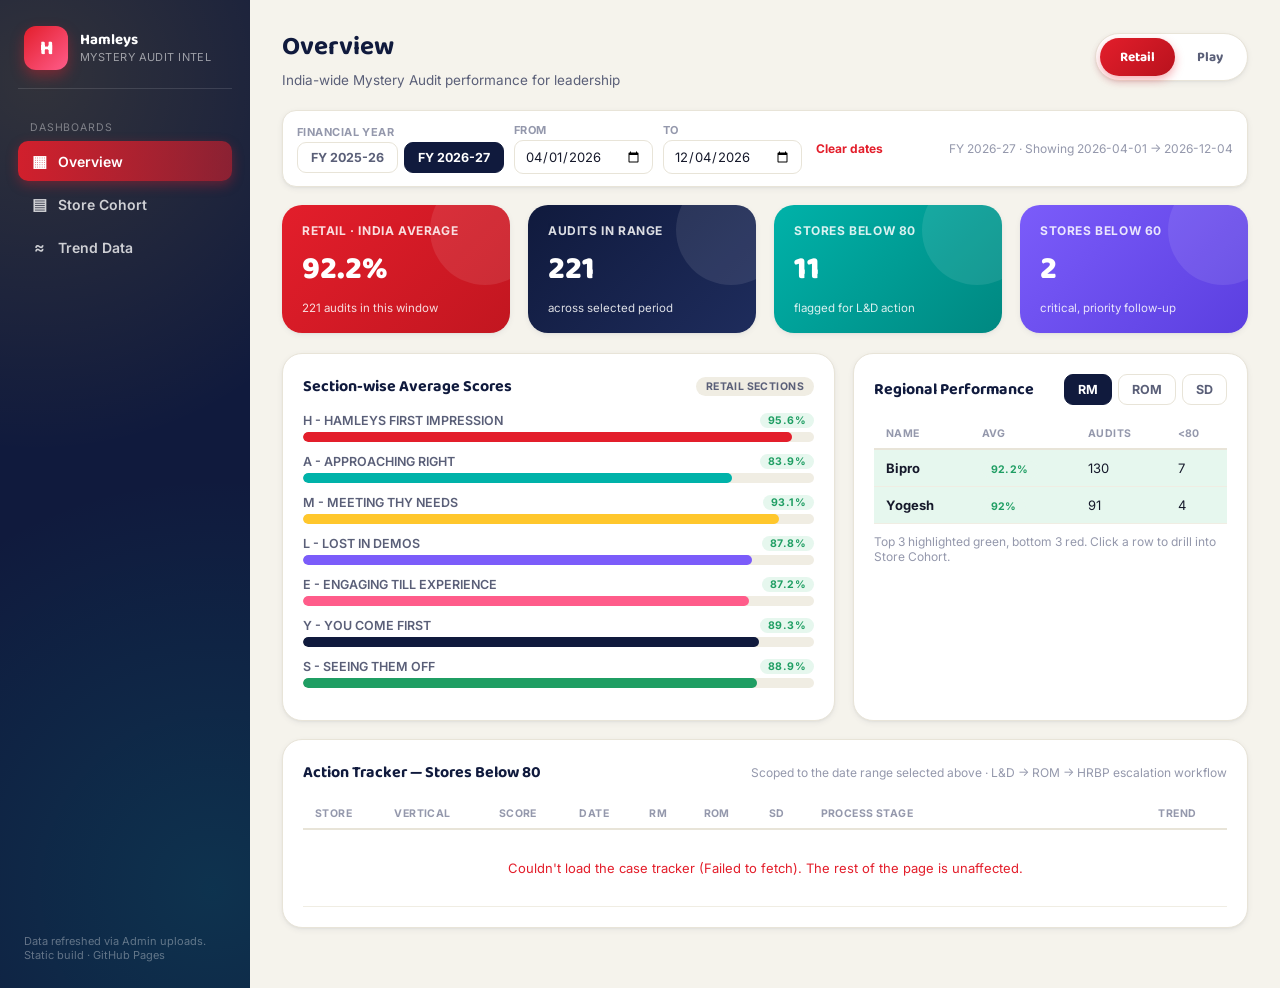
<file: index.html>
<!DOCTYPE html>
<html lang="en">
<head>
<meta charset="UTF-8">
<meta name="viewport" content="width=device-width, initial-scale=1.0">
<title>Overview · Hamleys Mystery Audit Intelligence</title>
<link rel="stylesheet" href="assets/css/style.css">
</head>
<body>
<div class="app-shell">
  <nav class="sidebar"></nav>
  <main class="main">
    <div class="topbar">
      <div>
        <h1 class="page-title">Overview</h1>
        <div class="page-sub">India-wide Mystery Audit performance for leadership</div>
      </div>
      <div class="seg-toggle" id="verticalToggle">
        <button data-v="retail" class="active retail">Retail</button>
        <button data-v="play" class="play">Play</button>
      </div>
    </div>

    <div class="filter-bar">
      <div class="filter-field">
        <label>Financial Year</label>
        <div class="chip-toggle" id="fyToggle">
          <button data-fy="2025-26">FY 2025-26</button>
          <button data-fy="2026-27">FY 2026-27</button>
        </div>
      </div>
      <div class="filter-field">
        <label>From</label>
        <input type="date" id="fFrom">
      </div>
      <div class="filter-field">
        <label>To</label>
        <input type="date" id="fTo">
      </div>
      <button class="filter-clear" id="clearDates">Clear dates</button>
      <span class="small-muted" id="rangeSummary" style="margin-left:auto;"></span>
    </div>

    <div class="grid kpi-row">
      <div class="kpi-card kpi-1">
        <div class="lbl" id="kpiVerticalLabel">India Average</div>
        <div class="val" id="kpiMtdAvg">—</div>
        <div class="foot" id="kpiMtdFoot">—</div>
      </div>
      <div class="kpi-card kpi-2">
        <div class="lbl">Audits in Range</div>
        <div class="val" id="kpiAuditCount">—</div>
        <div class="foot" id="kpiAuditFoot">across selected period</div>
      </div>
      <div class="kpi-card kpi-3">
        <div class="lbl">Stores Below 80</div>
        <div class="val" id="kpiBelow80">—</div>
        <div class="foot">flagged for L&amp;D action</div>
      </div>
      <div class="kpi-card kpi-4">
        <div class="lbl">Stores Below 60</div>
        <div class="val" id="kpiBelow60">—</div>
        <div class="foot">critical, priority follow-up</div>
      </div>
    </div>

    <div class="two-col">
      <div class="card">
        <div class="section-head">
          <h3>Section-wise Average Scores</h3>
          <span class="tag neutral" id="sectionChartTag">All sections</span>
        </div>
        <div id="sectionBars"></div>
      </div>
      <div class="card">
        <div class="section-head">
          <h3>Regional Performance</h3>
          <div class="chip-toggle" id="regionToggle">
            <button data-g="rm" class="active">RM</button>
            <button data-g="rom">ROM</button>
            <button data-g="sd">SD</button>
          </div>
        </div>
        <div class="table-wrap" style="max-height:290px; overflow-y:auto;">
          <table>
            <thead><tr><th>Name</th><th>Avg</th><th>Audits</th><th>&lt;80</th></tr></thead>
            <tbody id="regionBody"></tbody>
          </table>
        </div>
        <p class="small-muted" style="margin-top:10px;">Top 3 highlighted green, bottom 3 red. Click a row to drill into Store Cohort.</p>
      </div>
    </div>

    <div class="card" style="margin-top:18px;">
      <div class="section-head">
        <h3>Action Tracker — Stores Below 80</h3>
        <span class="small-muted">Scoped to the date range selected above &middot; L&amp;D &rarr; ROM &rarr; HRBP escalation workflow</span>
      </div>
      <div class="table-wrap" id="trackerTableWrap">
        <table>
          <thead><tr>
            <th>Store</th><th>Vertical</th><th>Score</th><th>Date</th><th>RM</th><th>ROM</th><th>SD</th><th style="min-width:260px;">Process Stage</th><th>Trend</th>
          </tr></thead>
          <tbody id="trackerBody"></tbody>
        </table>
      </div>
    </div>

  </main>
</div>
<script>
// Always fetch these fresh, every page load - a static "?v=N" cache-bust
// only forces one refetch the first time; any LATER code change would keep
// getting served from that same cached URL forever. Date.now() guarantees
// a genuinely new URL, and therefore a real network fetch, every visit.
(function() {
  var t = Date.now();
  var files = ["assets/js/config.js", "assets/js/auth.js", "assets/js/data.js", "assets/js/ui.js"];
  window.HMAI_READY = files.reduce(function(p, src) {
    return p.then(function() {
      return new Promise(function(resolve, reject) {
        var s = document.createElement("script");
        s.src = src + "?t=" + t;
        s.onload = resolve;
        s.onerror = function() { reject(new Error("Failed to load " + src)); };
        document.head.appendChild(s);
      });
    });
  }, Promise.resolve());
})();
</script>
<script>
let vertical = "retail";
let regionGroup = "rm";

async function boot() {
  renderSidebar("index.html");
  try {
    await HMAI.init();
  } catch (err) {
    showLoadError(err);
    return;
  }
  // Overview rebuilds the case list itself (not just cases.html) so the
  // Action Tracker is always correct, even if nobody has opened cases.html
  // yet or local storage was just reset. This is wrapped so a failed sync
  // (e.g. a slow/unreachable backend) never blanks the rest of the page —
  // worst case the tracker table shows a small error and everything else
  // above it still works.
  try {
    await HMAI.syncCasesFromAudits();
  } catch (err) {
    console.warn("Case sync failed on Overview load:", err);
  }

  document.querySelectorAll("#verticalToggle button").forEach(b => {
    b.addEventListener("click", () => {
      vertical = b.dataset.v;
      document.querySelectorAll("#verticalToggle button").forEach(x => x.classList.remove("active"));
      b.classList.add("active");
      render();
    });
  });
  document.querySelectorAll("#regionToggle button").forEach(b => {
    b.addEventListener("click", () => {
      regionGroup = b.dataset.g;
      document.querySelectorAll("#regionToggle button").forEach(x => x.classList.remove("active"));
      b.classList.add("active");
      render();
    });
  });
  document.querySelectorAll("#fyToggle button").forEach(b => {
    b.addEventListener("click", () => applyFY(b.dataset.fy));
  });
  document.getElementById("fFrom").addEventListener("change", () => { clearFyActive(); render(); });
  document.getElementById("fTo").addEventListener("change", () => { clearFyActive(); render(); });
  document.getElementById("clearDates").addEventListener("click", () => {
    document.getElementById("fFrom").value = "";
    document.getElementById("fTo").value = "";
    clearFyActive();
    render();
  });

  // Default the landing page to the financial year containing the most
  // recent audit (not necessarily "today"'s FY — the dataset may lag behind
  // the calendar), so it's never blank on first load.
  applyFY(currentFyLabel());
}

// India FY runs Apr 1 → Mar 31. "2025-26" means Apr 2025 – Mar 2026.
function fyRange(label) {
  const startYear = 2000 + parseInt(label.split("-")[0].slice(-2), 10);
  const from = `${startYear}-04-01`;
  const to = `${startYear + 1}-03-31`;
  return { from, to };
}
function currentFyLabel() {
  const allDates = HMAI.audits(vertical).map(a => new Date(a.date)).filter(d => !isNaN(d));
  const anchor = allDates.length ? new Date(Math.max(...allDates)) : new Date();
  const y = anchor.getFullYear(), m = anchor.getMonth(); // 0-indexed, April = 3
  const startYear = m >= 3 ? y : y - 1;
  return `${startYear}-${String((startYear + 1) % 100).padStart(2,"0")}`;
}
function clearFyActive() {
  document.querySelectorAll("#fyToggle button").forEach(b => b.classList.remove("active"));
}
function applyFY(label) {
  const { from, to } = fyRange(label);
  const today = new Date().toISOString().slice(0,10);
  document.getElementById("fFrom").value = from;
  // Don't default "To" beyond today for the current, still-in-progress FY.
  document.getElementById("fTo").value = to > today ? today : to;
  document.querySelectorAll("#fyToggle button").forEach(b => b.classList.toggle("active", b.dataset.fy === label));
  render();
}

function currentFilters() {
  return {
    from: document.getElementById("fFrom").value || null,
    to: document.getElementById("fTo").value || null,
  };
}

async function render() {
  const filters = currentFilters();
  const label = vertical === "play" ? "Play" : "Retail";
  document.getElementById("kpiVerticalLabel").textContent = `${label} · India Average`;
  document.querySelector(".seg-toggle").querySelectorAll("button").forEach(b => {
    b.classList.toggle("active", b.dataset.v === vertical);
  });

  let list = HMAI.audits(vertical);
  if (filters.from || filters.to) {
    list = list.filter(a => HMAI.inDateRange(a.date, filters.from, filters.to));
    const activeFy = document.querySelector("#fyToggle button.active");
    const fyPrefix = activeFy ? `FY ${activeFy.dataset.fy} · ` : "";
    document.getElementById("rangeSummary").textContent = `${fyPrefix}Showing ${filters.from || "start"} → ${filters.to || "today"}`;
  } else {
    list = HMAI.mtd(vertical);
    document.getElementById("rangeSummary").textContent = "Showing month-to-date (default) — set a range to override";
  }

  const avgScore = HMAI.avg(list);
  document.getElementById("kpiMtdAvg").textContent = avgScore !== null ? avgScore + "%" : "—";
  document.getElementById("kpiMtdFoot").textContent = list.length + " audits in this window";
  document.getElementById("kpiAuditCount").textContent = list.length;
  // Count unique STORES below threshold, not raw audit rows - a store
  // audited twice in the same window (e.g. a repeat below-80 case) should
  // count once here, matching how Cases collapses to one row per store.
  // Each below-80 audit is its own occurrence needing its own action (per
  // the escalation policy's first-time/consecutive tracking) - counts raw
  // audit records, matching how Cases now creates one entry per occurrence,
  // not one per store.
  document.getElementById("kpiBelow80").textContent = list.filter(a => a.score < 80).length;
  document.getElementById("kpiBelow60").textContent = list.filter(a => a.score < 60).length;

  renderSectionBars(list);
  renderRegionalTable(filters);
  await renderTracker(filters);
}

function renderSectionBars(list) {
  document.getElementById("sectionChartTag").textContent = vertical === "play" ? "PLAY sections" : "Retail sections";
  const sections = HMAI.sectionAverages(list, vertical);
  const colors = ["#E31E2B","#00B2A9","#FFC72C","#7B5CFA","#FF5C8A","#101A3D","#1F9E63","#E8A200","#5B3FE0","#009088","#B8121D","#C21620","#3E8E7E","#D14081"];
  const entries = Object.entries(sections).filter(([,v]) => v !== null);
  const wrap = document.getElementById("sectionBars");
  if (!entries.length) { wrap.innerHTML = `<p class="small-muted">No section data in this range.</p>`; return; }
  wrap.innerHTML = entries.map(([name, val], i) => {
    const color = colors[i % colors.length];
    const tagCls = val < 60 ? "bad" : val < 80 ? "warn" : "good";
    return `
    <div style="margin-bottom:12px;">
      <div style="display:flex; justify-content:space-between; font-size:12.5px; margin-bottom:4px;">
        <span style="color:var(--ink-soft); font-weight:600;">${name}</span>
        <span class="tag ${tagCls}" style="padding:1px 8px;">${val}%</span>
      </div>
      <div style="background:var(--line-soft); border-radius:6px; height:10px; overflow:hidden;">
        <div style="width:${Math.max(val,2)}%; height:100%; background:${color}; border-radius:6px;"></div>
      </div>
    </div>`;
  }).join("");
}

function renderRegionalTable(filters) {
  const rows = HMAI.regionalLeaderboard(vertical, regionGroup, filters);
  const body = document.getElementById("regionBody");
  if (!rows.length) { body.innerHTML = `<tr><td colspan="4" style="text-align:center;color:var(--ink-faint);padding:20px;">No data</td></tr>`; return; }
  body.innerHTML = rows.map((r, i) => {
    const isTop = i < 3;
    const isBottom = i >= rows.length - 3 && rows.length > 3;
    const rowStyle = isTop ? "background:var(--good-bg);" : isBottom ? "background:var(--bad-bg);" : "";
    const cls = HMAI.scoreTag(r.avg).cls;
    return `<tr style="${rowStyle} cursor:pointer;" onclick="location.href='cohort.html?${regionGroup}='+encodeURIComponent('${r.name.replace(/'/g,"\\'")}')+'&v=${vertical}'">
      <td><strong>${r.name}</strong></td>
      <td><span class="tag ${cls}" style="padding:2px 9px;">${r.avg}%</span></td>
      <td>${r.count}</td>
      <td>${r.below80}</td>
    </tr>`;
  }).join("");
}

async function renderTracker(filters) {
  filters = filters || {};
  let allCases;
  try {
    allCases = await HMAI.getCases();
  } catch (err) {
    document.getElementById("trackerBody").innerHTML = `<tr><td colspan="9" style="text-align:center;color:var(--hamleys-red);padding:30px;">Couldn't load the case tracker (${err.message || "network error"}). The rest of the page is unaffected.</td></tr>`;
    return;
  }
  let cases = allCases.filter(c => c.vertical === vertical);
  if (filters.from || filters.to) {
    cases = cases.filter(c => HMAI.inDateRange(c.date, filters.from, filters.to));
  }
  cases = HMAI.dedupeCasesByStore(cases);
  cases.sort((a,b) => new Date(b.date) - new Date(a.date));
  const body = document.getElementById("trackerBody");
  if (!cases.length) {
    body.innerHTML = `<tr><td colspan="9" style="text-align:center;color:var(--ink-faint);padding:30px;">No stores below 80 in this vertical for the selected date range 🎉</td></tr>`;
    return;
  }
  const stageMeta = { flagged: 0, ld_triggered: 1, rom_submitted: 2, hrbp_closed: 3 };
  body.innerHTML = cases.map(c => {
    const stage = stageMeta[c.stage] ?? 0;
    const isFullyClosed = c.stage === "hrbp_closed";
    const steps = ["Flagged", "L&D Stage", "ROM Stage", "HRBP Closed"];
    // The step that should read "current" (yellow) is whoever the case is
    // WAITING ON right now, not whichever team already acted — e.g. once
    // L&D has triggered (stage=ld_triggered), L&D's own step is done and
    // it's the ROM step that's pending, not the other way round. That's
    // stage+1 in step-index terms; everything up to and including `stage`
    // is already done.
    const pendingStepIdx = stage + 1;
    // A pending step turns red instead of yellow once it's been sitting
    // for more than 7 days. The timestamp a case entered its current
    // stage is already recorded as the last history entry — no new data
    // needed, this only changes how existing data is displayed.
    const lastHist = c.history && c.history.length ? c.history[c.history.length - 1] : null;
    const daysWaiting = lastHist ? (Date.now() - new Date(lastHist.at).getTime()) / 86400000 : 0;
    // Only ROM (pendingStepIdx 2) and HRBP (pendingStepIdx 3) have a 7-day
    // overdue rule, as specified — L&D's own initial flagged-to-triggered
    // delay doesn't turn red the same way.
    const isOverdue = !isFullyClosed && pendingStepIdx >= 2 && daysWaiting > 7;
    const trackerHtml = `<div class="tracker">` + steps.map((s, i) => {
      let cls;
      if (isFullyClosed) cls = "done";
      else if (i <= stage) cls = "done";
      else if (i === pendingStepIdx) cls = isOverdue ? "late" : "current";
      else cls = "";
      return `<div class="step ${cls}"><div class="bar"></div>${s}</div>`;
    }).join("") + `</div>`;
    const reasonTag = c.triggerReason ? `<div class="small-muted" style="margin-top:6px; white-space:normal;">${HMAI.TRIGGER_REASONS[c.triggerReason]}</div>` : "";
    const overdueTag = isOverdue ? `<div class="small-muted" style="margin-top:4px; color:var(--hamleys-red); white-space:normal;">⚠ Waiting ${Math.floor(daysWaiting)} days — overdue</div>` : "";
    return `<tr>
      <td><strong>${c.storeName}</strong>${c.unmapped ? ' <span class="tag warn">Unmapped</span>' : ''}<div class="small-muted">${c.storeCode}</div></td>
      <td>${c.vertical === "play" ? "Play" : "Retail"}</td>
      <td>${scorePill(c.score)}</td>
      <td>${fmtDate(c.date)}</td>
      <td>${c.rm}</td><td>${c.rom}</td><td>${c.sd}</td>
      <td>${trackerHtml}${reasonTag}${overdueTag}</td>
      <td><a class="btn btn-ghost btn-sm" href="trend.html?store=${encodeURIComponent(c.storeCode)}&v=${c.vertical}">View</a></td>
    </tr>`;
  }).join("");
}

window.HMAI_READY.then(boot).catch(function(e) {
  console.error("Failed to load scripts:", e);
  document.body.insertAdjacentHTML("afterbegin", '<div style="padding:20px;background:#FDEAEA;color:#E31E2B;font-family:sans-serif;">Couldn\'t load the dashboard scripts. Try a hard refresh (Ctrl+Shift+R / Cmd+Shift+R). If it persists: ' + e.message + '</div>');
});
</script>
</body>
</html>
</file>
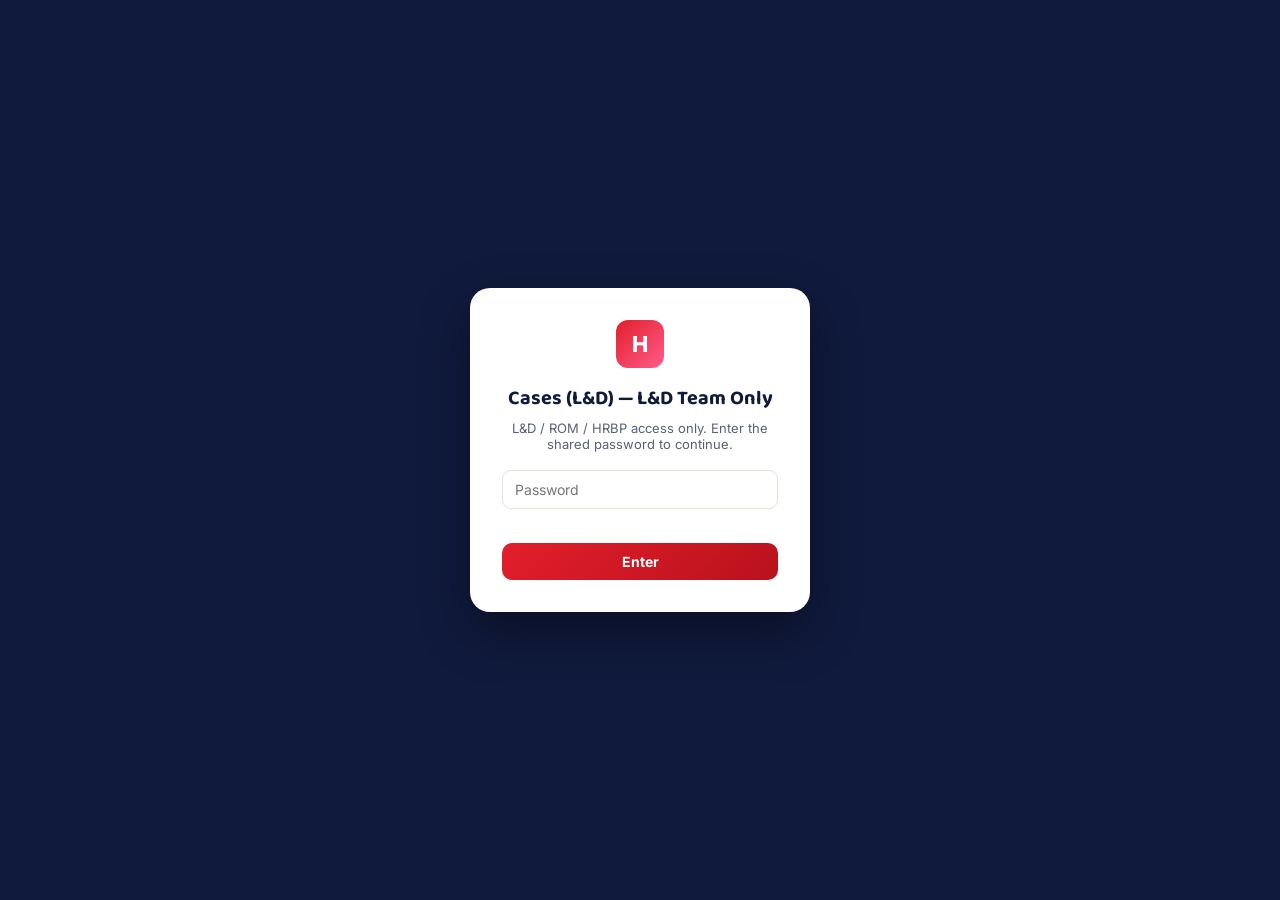
<file: cases.html>
<!DOCTYPE html>
<html lang="en">
<head>
<meta charset="UTF-8">
<meta name="viewport" content="width=device-width, initial-scale=1.0">
<title>Cases (L&D) · Hamleys Mystery Audit Intelligence</title>
<link rel="stylesheet" href="assets/css/style.css">
</head>
<body>
<div class="standalone-main">
    <div class="topbar">
      <div>
        <h1 class="page-title">Cases — L&amp;D Trigger</h1>
        <div class="page-sub">Stores below threshold &middot; choose a reason to hand off to the ROM</div>
      </div>
      <div class="seg-toggle" id="verticalToggle">
        <button data-v="retail" class="active retail">Retail</button>
        <button data-v="play" class="play">Play</button>
      </div>
    </div>

    <div class="card" style="margin-bottom:18px; background:#EAF4FF; border-color:#CFE3FA;">
      <p class="small-muted" style="margin:0; line-height:1.5;">
        This page is for <strong>L&amp;D</strong> to trigger the first step only. Once triggered, the case moves to
        <a href="rom.html" style="color:var(--hamleys-navy); font-weight:700;">the ROM page</a> for defaulter details, then to
        <a href="hrbp.html" style="color:var(--hamleys-navy); font-weight:700;">the HRBP page</a> to close it out.
        All three stages show up live on the <a href="index.html" style="color:var(--hamleys-navy); font-weight:700;">Overview</a> tracker.
      </p>
    </div>

    <div class="filter-bar">
      <div class="filter-field"><label>RM</label><select id="fRm"></select></div>
      <div class="filter-field"><label>ROM</label><select id="fRom"></select></div>
      <div class="filter-field"><label>SD</label><select id="fSd"></select></div>
      <div class="filter-field">
        <label>Financial Year</label>
        <div class="chip-toggle" id="fyToggle">
          <button data-fy="2025-26">FY 2025-26</button>
          <button data-fy="2026-27">FY 2026-27</button>
        </div>
      </div>
      <div class="filter-field"><label>From</label><input type="date" id="fFrom"></div>
      <div class="filter-field"><label>To</label><input type="date" id="fTo"></div>
      <div class="filter-field">
        <label>Stage</label>
        <select id="fStage">
          <option value="">All stages</option>
          <option value="flagged">Flagged (no action yet)</option>
          <option value="ld_triggered">With ROM</option>
          <option value="rom_submitted">With HRBP</option>
          <option value="hrbp_closed">Closed</option>
        </select>
      </div>
      <button class="filter-clear" id="clearAll" style="margin-left:auto;">Clear all</button>
    </div>

    <div class="grid kpi-row" style="grid-template-columns: repeat(4,1fr);">
      <div class="kpi-card kpi-1"><div class="lbl">Awaiting L&amp;D Trigger</div><div class="val" id="kFlagged">—</div><div class="foot">no action started</div></div>
      <div class="kpi-card kpi-2"><div class="lbl">With ROM</div><div class="val" id="kRom">—</div><div class="foot">defaulters pending</div></div>
      <div class="kpi-card kpi-3"><div class="lbl">With HRBP</div><div class="val" id="kHrbp">—</div><div class="foot">action pending closure</div></div>
      <div class="kpi-card kpi-4"><div class="lbl">Closed</div><div class="val" id="kClosed">—</div><div class="foot">process complete</div></div>
    </div>

    <div class="card">
      <div class="section-head">
        <h3>Case List</h3>
        <span class="tag neutral" id="resultCount">0 cases</span>
      </div>
      <div class="table-wrap">
        <table>
          <thead><tr>
            <th>Store</th><th>Score</th><th>Audit Date</th><th>RM</th><th>ROM</th><th>SD</th><th>HRBP</th><th>Stage</th><th style="min-width:230px;">Action</th><th>Trend</th>
          </tr></thead>
          <tbody id="tableBody"></tbody>
        </table>
      </div>
    </div>

</div>

<!-- L&D trigger confirm modal -->
<div class="modal-bg" id="ldModal">
  <div class="modal">
    <h3 style="margin-bottom:6px;">Trigger L&amp;D Action</h3>
    <p class="small-muted" id="ldModalCopy"></p>
    <hr class="hr">
    <div class="field-row">
      <label>Reason for trigger</label>
      <select id="ldReason">
        <option value="">Select a reason…</option>
        <option value="80_first">Below 80 — First Time</option>
        <option value="80_consecutive">Below 80 — Consecutive</option>
        <option value="60_first">Below 60 — First Time</option>
        <option value="60_consecutive">Below 60 — Consecutive</option>
      </select>
    </div>
    <p class="small-muted">This determines what actions the ROM and HRBP will see for this case. Once triggered, the ROM is notified.</p>
    <div style="display:flex; gap:10px; margin-top:18px; justify-content:flex-end;">
      <button class="btn btn-ghost" onclick="closeModal('ldModal')">Cancel</button>
      <button class="btn btn-primary" id="ldConfirmBtn">Notify ROM</button>
    </div>
  </div>
</div>

<script>
// Always fetch these fresh, every page load - a static "?v=N" cache-bust
// only forces one refetch the first time; any LATER code change would keep
// getting served from that same cached URL forever. Date.now() guarantees
// a genuinely new URL, and therefore a real network fetch, every visit.
(function() {
  var t = Date.now();
  var files = ["assets/js/config.js", "assets/js/auth.js", "assets/js/data.js", "assets/js/ui.js"];
  window.HMAI_READY = files.reduce(function(p, src) {
    return p.then(function() {
      return new Promise(function(resolve, reject) {
        var s = document.createElement("script");
        s.src = src + "?t=" + t;
        s.onload = resolve;
        s.onerror = function() { reject(new Error("Failed to load " + src)); };
        document.head.appendChild(s);
      });
    });
  }, Promise.resolve());
})();
</script>
<script>
let vertical = "retail";
let activeCaseKey = null;

async function boot() {
  await requireAccess("Cases (L&D) — L&D Team Only");
  renderStandaloneHeader("Cases — L&D Trigger", "First step of the L&D \u2192 ROM \u2192 HRBP workflow");
  try {
    await HMAI.init();
  } catch (err) {
    showLoadError(err);
    return;
  }
  try {
    await HMAI.syncCasesFromAudits();
  } catch (err) {
    toast("Couldn't sync new cases with the backend (" + (err.message || "network error") + ") — showing whatever was last loaded");
  }

  document.querySelectorAll("#verticalToggle button").forEach(b => {
    b.addEventListener("click", () => {
      vertical = b.dataset.v;
      document.querySelectorAll("#verticalToggle button").forEach(x => x.classList.remove("active"));
      b.classList.add("active");
      populateFilterOptions();
      render();
    });
  });
  document.getElementById("fRm").addEventListener("change", () => { onHierarchyChange("rm"); render(); });
  document.getElementById("fRom").addEventListener("change", () => { onHierarchyChange("rom"); render(); });
  document.getElementById("fSd").addEventListener("change", () => { onHierarchyChange("sd"); render(); });
  ["fFrom","fTo","fStage"].forEach(id => {
    document.getElementById(id).addEventListener("change", () => { clearFyActive(); render(); });
  });
  document.querySelectorAll("#fyToggle button").forEach(b => {
    b.addEventListener("click", () => applyFY(b.dataset.fy));
  });
  document.getElementById("clearAll").addEventListener("click", () => {
    ["fRm","fRom","fSd","fFrom","fTo","fStage"].forEach(id => document.getElementById(id).value = "");
    clearFyActive();
    populateFilterOptions();
    render();
  });

  document.getElementById("ldConfirmBtn").addEventListener("click", confirmLd);

  populateFilterOptions();
  render();
}

// India FY runs Apr 1 → Mar 31. "2025-26" means Apr 2025 – Mar 2026.
function fyRange(label) {
  const startYear = 2000 + parseInt(label.split("-")[0].slice(-2), 10);
  return { from: `${startYear}-04-01`, to: `${startYear + 1}-03-31` };
}
function clearFyActive() {
  document.querySelectorAll("#fyToggle button").forEach(b => b.classList.remove("active"));
}
function applyFY(label) {
  const { from, to } = fyRange(label);
  document.getElementById("fFrom").value = from;
  document.getElementById("fTo").value = to;
  document.querySelectorAll("#fyToggle button").forEach(b => b.classList.toggle("active", b.dataset.fy === label));
  render();
}

function populateFilterOptions() {
  fillSelect(document.getElementById("fRm"), HMAI.cascadingValues(vertical, "rm", {}), "All RMs");
  fillSelect(document.getElementById("fRom"), HMAI.cascadingValues(vertical, "rom", {}), "All ROMs");
  fillSelect(document.getElementById("fSd"), HMAI.cascadingValues(vertical, "sd", {}), "All SDs");
}

function onHierarchyChange(changedLevel) {
  const rm = document.getElementById("fRm").value || null;
  const rom = document.getElementById("fRom").value || null;
  if (changedLevel === "rm") {
    const romOpts = HMAI.cascadingValues(vertical, "rom", { rm });
    fillSelect(document.getElementById("fRom"), romOpts, "All ROMs");
    const sdOpts = HMAI.cascadingValues(vertical, "sd", { rm, rom: document.getElementById("fRom").value || null });
    fillSelect(document.getElementById("fSd"), sdOpts, "All SDs");
  } else if (changedLevel === "rom") {
    const sdOpts = HMAI.cascadingValues(vertical, "sd", { rm, rom });
    fillSelect(document.getElementById("fSd"), sdOpts, "All SDs");
  }
}

function currentFilters() {
  return {
    rm: document.getElementById("fRm").value || null,
    rom: document.getElementById("fRom").value || null,
    sd: document.getElementById("fSd").value || null,
    from: document.getElementById("fFrom").value || null,
    to: document.getElementById("fTo").value || null,
    stage: document.getElementById("fStage").value || null,
  };
}

async function render() {
  document.querySelector(".seg-toggle").querySelectorAll("button").forEach(b => b.classList.toggle("active", b.dataset.v === vertical));
  const f = currentFilters();
  let cases = (await HMAI.getCases()).filter(c => c.vertical === vertical);
  if (f.rm) cases = cases.filter(c => c.rm === f.rm);
  if (f.rom) cases = cases.filter(c => c.rom === f.rom);
  if (f.sd) cases = cases.filter(c => c.sd === f.sd);
  if (f.stage) cases = cases.filter(c => c.stage === f.stage);
  if (f.from || f.to) cases = cases.filter(c => HMAI.inDateRange(c.date, f.from, f.to));
  cases = HMAI.dedupeCasesByStore(cases);
  cases.sort((a,b) => new Date(b.date) - new Date(a.date));

  document.getElementById("kFlagged").textContent = cases.filter(c => c.stage === "flagged").length;
  document.getElementById("kRom").textContent = cases.filter(c => c.stage === "ld_triggered").length;
  document.getElementById("kHrbp").textContent = cases.filter(c => c.stage === "rom_submitted").length;
  document.getElementById("kClosed").textContent = cases.filter(c => c.stage === "hrbp_closed").length;
  document.getElementById("resultCount").textContent = cases.length + " cases";

  const stageLabel = { flagged: ["neutral","Awaiting L&D"], ld_triggered: ["warn","With ROM"], rom_submitted: ["warn","With HRBP"], hrbp_closed: ["good","Closed"] };

  document.getElementById("tableBody").innerHTML = cases.map(c => {
    const [cls, label] = stageLabel[c.stage];
    let actionBtn = "";
    if (c.stage === "flagged") {
      actionBtn = `<button class="btn btn-primary btn-sm" onclick="openLd('${c.key}')">Trigger L&amp;D Action</button>`;
    } else if (c.stage === "ld_triggered") {
      actionBtn = `<span class="small-muted" style="white-space:normal;">${HMAI.TRIGGER_REASONS[c.triggerReason] || "—"}<br>Waiting on ROM</span>`;
    } else if (c.stage === "rom_submitted") {
      const closedCount = (c.employees || []).filter(e => e.closed).length;
      actionBtn = `<span class="small-muted" style="white-space:normal;">${(c.employees||[]).length} employee(s) &middot; ${closedCount} closed<br>Waiting on HRBP</span>`;
    } else {
      const lastHist = c.history[c.history.length-1];
      actionBtn = lastHist && lastHist.by === "System" && lastHist.note && lastHist.note.startsWith("Auto-resolved")
        ? `<span class="small-muted" title="${lastHist.note}">↻ Auto-resolved ${fmtDate(lastHist.at)}</span>`
        : `<span class="small-muted">✔ ${fmtDate(lastHist?.at)}</span>`;
    }
    return `<tr>
      <td><strong>${c.storeName}</strong>${c.unmapped ? ' <span class="tag warn">Unmapped</span>' : ''}<div class="small-muted">${c.storeCode}</div></td>
      <td>${scorePill(c.score)}</td>
      <td>${fmtDate(c.date)}</td>
      <td>${c.rm}</td><td>${c.rom}</td><td>${c.sd}</td><td>${c.hrbp || "—"}</td>
      <td><span class="tag ${cls}">${label}</span></td>
      <td>${actionBtn}</td>
      <td><a class="btn btn-ghost btn-sm" href="trend.html?store=${encodeURIComponent(c.storeCode)}&v=${c.vertical}" target="_blank">View</a></td>
    </tr>`;
  }).join("") || `<tr><td colspan="10" style="text-align:center;color:var(--ink-faint);padding:30px;">No cases match these filters</td></tr>`;
}

async function findCase(key) { return (await HMAI.getCases()).find(c => c.key === key); }

async function openLd(key) {
  activeCaseKey = key;
  const c = await findCase(key);
  document.getElementById("ldModalCopy").textContent = `${c.storeName} (${c.storeCode}) scored ${c.score} on ${fmtDate(c.date)}. ROM: ${c.rom}.`;
  document.getElementById("ldReason").value = "";
  document.getElementById("ldModal").classList.add("open");
}
async function confirmLd() {
  const reason = document.getElementById("ldReason").value;
  if (!reason) { toast("Please select a reason for the trigger"); return; }
  const btn = document.getElementById("ldConfirmBtn");
  btn.disabled = true; btn.textContent = "Sending…";
  try {
    await HMAI.triggerLdAction(activeCaseKey, reason);
    closeModal("ldModal");
    toast("Case moved to ROM stage — live for everyone now");
    await render();
  } catch (err) {
    toast("Couldn't trigger: " + err.message);
  } finally {
    btn.disabled = false; btn.textContent = "Notify ROM";
  }
}

function closeModal(id) { document.getElementById(id).classList.remove("open"); }

window.HMAI_READY.then(boot).catch(function(e) {
  console.error("Failed to load scripts:", e);
  document.body.insertAdjacentHTML("afterbegin", '<div style="padding:20px;background:#FDEAEA;color:#E31E2B;font-family:sans-serif;">Couldn\'t load the dashboard scripts. Try a hard refresh (Ctrl+Shift+R / Cmd+Shift+R). If it persists: ' + e.message + '</div>');
});
</script>
</body>
</html>
</file>
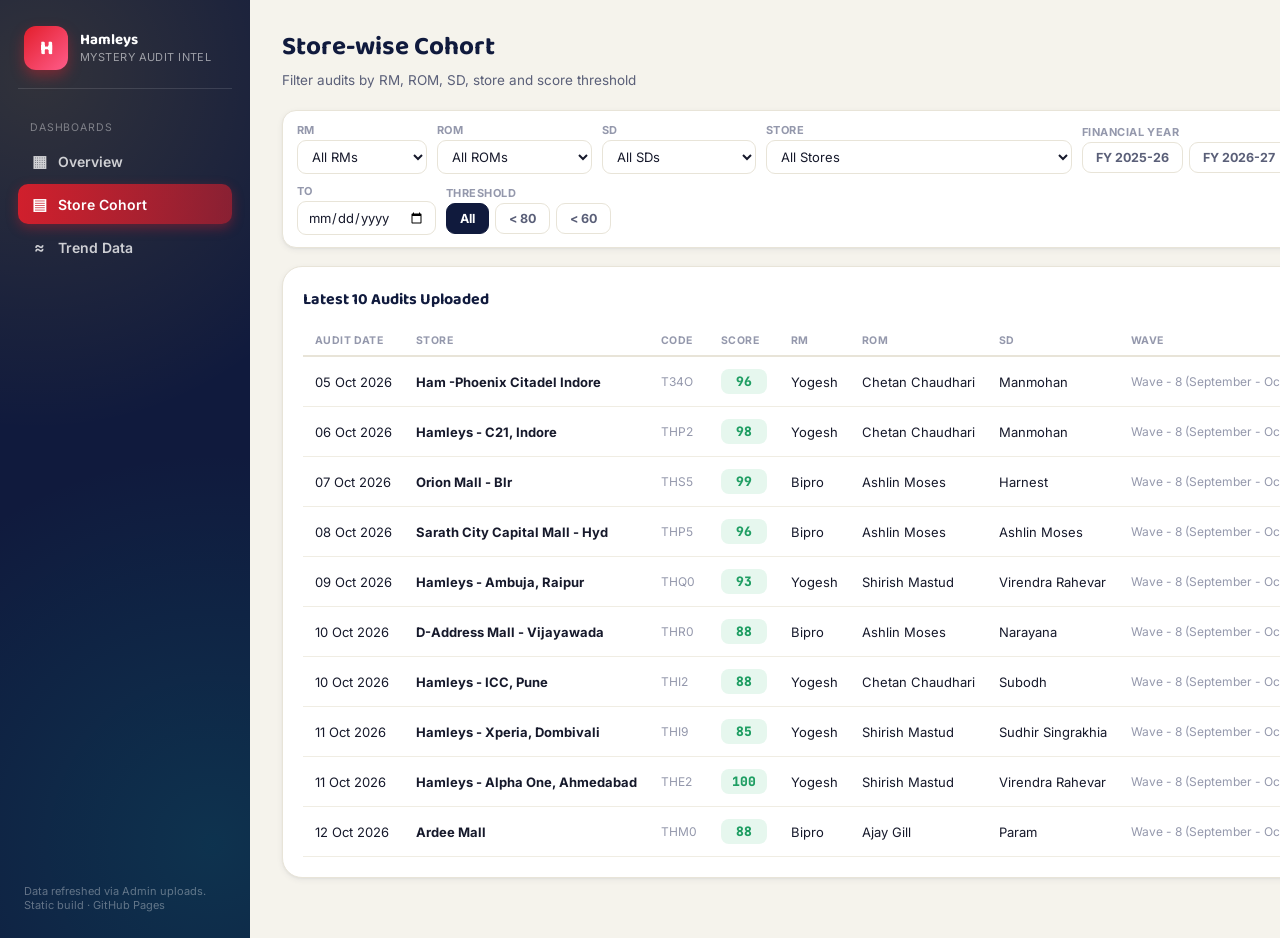
<file: cohort.html>
<!DOCTYPE html>
<html lang="en">
<head>
<meta charset="UTF-8">
<meta name="viewport" content="width=device-width, initial-scale=1.0">
<title>Store Cohort · Hamleys Mystery Audit Intelligence</title>
<link rel="stylesheet" href="assets/css/style.css">
</head>
<body>
<div class="app-shell">
  <nav class="sidebar"></nav>
  <main class="main">
    <div class="topbar">
      <div>
        <h1 class="page-title">Store-wise Cohort</h1>
        <div class="page-sub">Filter audits by RM, ROM, SD, store and score threshold</div>
      </div>
      <div class="seg-toggle" id="verticalToggle">
        <button data-v="retail" class="active retail">Retail</button>
        <button data-v="play" class="play">Play</button>
      </div>
    </div>

    <div class="filter-bar">
      <div class="filter-field"><label>RM</label><select id="fRm"></select></div>
      <div class="filter-field"><label>ROM</label><select id="fRom"></select></div>
      <div class="filter-field"><label>SD</label><select id="fSd"></select></div>
      <div class="filter-field"><label>Store</label><select id="fStore"></select></div>
      <div class="filter-field">
        <label>Financial Year</label>
        <div class="chip-toggle" id="fyToggle">
          <button data-fy="2025-26">FY 2025-26</button>
          <button data-fy="2026-27">FY 2026-27</button>
        </div>
      </div>
      <div class="filter-field"><label>From</label><input type="date" id="fFrom"></div>
      <div class="filter-field"><label>To</label><input type="date" id="fTo"></div>
      <div class="filter-field">
        <label>Threshold</label>
        <div class="chip-toggle" id="thresholdToggle">
          <button data-t="all" class="active">All</button>
          <button data-t="80">&lt; 80</button>
          <button data-t="60">&lt; 60</button>
        </div>
      </div>
      <button class="filter-clear" id="clearAll" style="margin-left:auto;">Clear all filters</button>
    </div>

    <div class="card">
      <div class="section-head">
        <h3 id="tableTitle">Latest 10 Audits Uploaded</h3>
        <span class="tag neutral" id="resultCount">0 results</span>
      </div>
      <div class="table-wrap">
        <table>
          <thead><tr>
            <th data-k="date">Audit Date</th>
            <th data-k="storeNameResolved">Store</th>
            <th data-k="storeCode">Code</th>
            <th data-k="score">Score</th>
            <th data-k="rm">RM</th>
            <th data-k="rom">ROM</th>
            <th data-k="sd">SD</th>
            <th data-k="wave">Wave</th>
            <th>Trend</th>
          </tr></thead>
          <tbody id="tableBody"></tbody>
        </table>
      </div>
    </div>

  </main>
</div>
<script>
(function() {
  var t = Date.now();
  var files = ["assets/js/data.js", "assets/js/ui.js"];
  window.HMAI_READY = files.reduce(function(p, src) {
    return p.then(function() {
      return new Promise(function(resolve, reject) {
        var s = document.createElement("script");
        s.src = src + "?t=" + t;
        s.onload = resolve;
        s.onerror = function() { reject(new Error("Failed to load " + src)); };
        document.head.appendChild(s);
      });
    });
  }, Promise.resolve());
})();
</script>
<script>
let vertical = "retail";
let threshold = "all";
let sortKey = "date", sortDir = -1;
let defaultView = true; // latest-10 mode until a filter is touched

async function boot() {
  renderSidebar("cohort.html", false);
  try {
    await HMAI.init();
  } catch (err) {
    showLoadError(err);
    return;
  }

  applyUrlParams();

  document.querySelectorAll("#verticalToggle button").forEach(b => {
    b.addEventListener("click", () => {
      vertical = b.dataset.v;
      document.querySelectorAll("#verticalToggle button").forEach(x => x.classList.remove("active"));
      b.classList.add("active");
      populateFilterOptions();
      render();
    });
  });

  document.getElementById("fRm").addEventListener("change", () => { onHierarchyChange("rm"); defaultView = false; render(); });
  document.getElementById("fRom").addEventListener("change", () => { onHierarchyChange("rom"); defaultView = false; render(); });
  document.getElementById("fSd").addEventListener("change", () => { onHierarchyChange("sd"); defaultView = false; render(); });
  ["fStore","fFrom","fTo"].forEach(id => {
    document.getElementById(id).addEventListener("change", () => { defaultView = false; render(); });
  });
  document.querySelectorAll("#thresholdToggle button").forEach(b => {
    b.addEventListener("click", () => {
      threshold = b.dataset.t;
      document.querySelectorAll("#thresholdToggle button").forEach(x => x.classList.remove("active"));
      b.classList.add("active");
      defaultView = false;
      render();
    });
  });
  document.querySelectorAll("#fyToggle button").forEach(b => {
    b.addEventListener("click", () => applyFY(b.dataset.fy));
  });
  document.getElementById("clearAll").addEventListener("click", () => {
    ["fRm","fRom","fSd","fStore","fFrom","fTo"].forEach(id => document.getElementById(id).value = "");
    populateFilterOptions();
    threshold = "all";
    document.querySelectorAll("#thresholdToggle button").forEach(x => x.classList.remove("active"));
    document.querySelector("#thresholdToggle button[data-t=all]").classList.add("active");
    document.querySelectorAll("#fyToggle button").forEach(x => x.classList.remove("active"));
    defaultView = true;
    render();
  });
  document.querySelectorAll("thead th[data-k]").forEach(th => {
    th.addEventListener("click", () => {
      const k = th.dataset.k;
      if (sortKey === k) sortDir *= -1; else { sortKey = k; sortDir = -1; }
      render();
    });
  });

  populateFilterOptions();
  render();
}

// India FY runs Apr 1 → Mar 31. "2025-26" means Apr 2025 – Mar 2026.
function fyRange(label) {
  const startYear = 2000 + parseInt(label.split("-")[0].slice(-2), 10);
  return { from: `${startYear}-04-01`, to: `${startYear + 1}-03-31` };
}
function applyFY(label) {
  const { from, to } = fyRange(label);
  document.getElementById("fFrom").value = from;
  document.getElementById("fTo").value = to;
  document.querySelectorAll("#fyToggle button").forEach(b => b.classList.toggle("active", b.dataset.fy === label));
  defaultView = false;
  render();
}

function applyUrlParams() {
  const params = new URLSearchParams(location.search);
  const v = params.get("v");
  if (v === "retail" || v === "play") {
    vertical = v;
    document.querySelectorAll("#verticalToggle button").forEach(b => b.classList.toggle("active", b.dataset.v === vertical));
  }
  const rm = params.get("rm"), rom = params.get("rom"), sd = params.get("sd");
  if (rm || rom || sd) {
    populateFilterOptions();
    if (rm) { document.getElementById("fRm").value = rm; onHierarchyChange("rm"); }
    if (rom) { document.getElementById("fRom").value = rom; onHierarchyChange("rom"); }
    if (sd) { document.getElementById("fSd").value = sd; onHierarchyChange("sd"); }
    defaultView = false;
  }
}

// Populates every level fresh from scratch (used on load / vertical switch / clear-all).
function populateFilterOptions() {
  fillSelect(document.getElementById("fRm"), HMAI.cascadingValues(vertical, "rm", {}), "All RMs");
  fillSelect(document.getElementById("fRom"), HMAI.cascadingValues(vertical, "rom", {}), "All ROMs");
  fillSelect(document.getElementById("fSd"), HMAI.cascadingValues(vertical, "sd", {}), "All SDs");
  fillSelect(document.getElementById("fStore"), HMAI.cascadingValues(vertical, "storeName", {}), "All Stores");
}

// Re-narrows the options below the level that just changed, keeping their
// current selection if it's still valid, and clears anything that isn't.
function onHierarchyChange(changedLevel) {
  const rm = document.getElementById("fRm").value || null;
  const rom = document.getElementById("fRom").value || null;
  const sd = document.getElementById("fSd").value || null;

  if (changedLevel === "rm") {
    const romOpts = HMAI.cascadingValues(vertical, "rom", { rm });
    fillSelect(document.getElementById("fRom"), romOpts, "All ROMs");
    if (rom && !romOpts.includes(rom)) document.getElementById("fRom").value = "";
    const sdOpts = HMAI.cascadingValues(vertical, "sd", { rm, rom: document.getElementById("fRom").value || null });
    fillSelect(document.getElementById("fSd"), sdOpts, "All SDs");
    document.getElementById("fSd").value = "";
    const storeOpts = HMAI.cascadingValues(vertical, "storeName", { rm });
    fillSelect(document.getElementById("fStore"), storeOpts, "All Stores");
    document.getElementById("fStore").value = "";
  } else if (changedLevel === "rom") {
    const sdOpts = HMAI.cascadingValues(vertical, "sd", { rm, rom });
    fillSelect(document.getElementById("fSd"), sdOpts, "All SDs");
    if (sd && !sdOpts.includes(sd)) document.getElementById("fSd").value = "";
    const storeOpts = HMAI.cascadingValues(vertical, "storeName", { rm, rom });
    fillSelect(document.getElementById("fStore"), storeOpts, "All Stores");
    document.getElementById("fStore").value = "";
  } else if (changedLevel === "sd") {
    const storeOpts = HMAI.cascadingValues(vertical, "storeName", { rm, rom, sd });
    fillSelect(document.getElementById("fStore"), storeOpts, "All Stores");
    document.getElementById("fStore").value = "";
  }
}

function currentFilters() {
  const store = document.getElementById("fStore").value;
  return {
    rm: document.getElementById("fRm").value || null,
    rom: document.getElementById("fRom").value || null,
    sd: document.getElementById("fSd").value || null,
    from: document.getElementById("fFrom").value || null,
    to: document.getElementById("fTo").value || null,
    below80: threshold === "80",
    below60: threshold === "60",
    _storeName: store || null,
  };
}

function render() {
  document.querySelector(".seg-toggle").querySelectorAll("button").forEach(b => b.classList.toggle("active", b.dataset.v === vertical));

  let list;
  if (defaultView) {
    list = HMAI.latestPerStore(vertical, 10);
    document.getElementById("tableTitle").textContent = "Latest 10 Audits Uploaded";
  } else {
    const f = currentFilters();
    list = HMAI.filterAudits(vertical, f);
    if (f._storeName) list = list.filter(a => (HMAI.storeMeta(a.storeCode).storeName || a.storeName) === f._storeName);
    document.getElementById("tableTitle").textContent = "Filtered Audit Results";
  }

  list = list.slice().sort((a, b) => {
    let av = a[sortKey], bv = b[sortKey];
    if (sortKey === "date") { av = new Date(av); bv = new Date(bv); }
    if (av < bv) return sortDir;
    if (av > bv) return -sortDir;
    return 0;
  });

  document.getElementById("resultCount").textContent = list.length + " results";
  document.getElementById("tableBody").innerHTML = list.map(a => `
    <tr>
      <td>${fmtDate(a.date)}</td>
      <td><strong>${a.storeNameResolved}</strong>${a.unmapped ? ' <span class="tag warn" title="Store code not found in Base Store Data — RM/ROM/SD unknown">Unmapped</span>' : ''}</td>
      <td class="small-muted">${a.storeCode}</td>
      <td>${scorePill(a.score)}</td>
      <td>${a.rm}</td>
      <td>${a.rom}</td>
      <td>${a.sd}</td>
      <td class="small-muted">${a.wave || "—"}</td>
      <td><a class="btn btn-ghost btn-sm" href="trend.html?store=${encodeURIComponent(a.storeCode)}&v=${vertical}">View</a></td>
    </tr>`).join("") || `<tr><td colspan="9" style="text-align:center;color:var(--ink-faint);padding:30px;">No audits match these filters</td></tr>`;
}

window.HMAI_READY.then(boot).catch(function(e) {
  console.error("Failed to load scripts:", e);
  document.body.insertAdjacentHTML("afterbegin", '<div style="padding:20px;background:#FDEAEA;color:#E31E2B;font-family:sans-serif;">Couldn\'t load the dashboard scripts. Try a hard refresh (Ctrl+Shift+R / Cmd+Shift+R). If it persists: ' + e.message + '</div>');
});
</script>
</body>
</html>
</file>
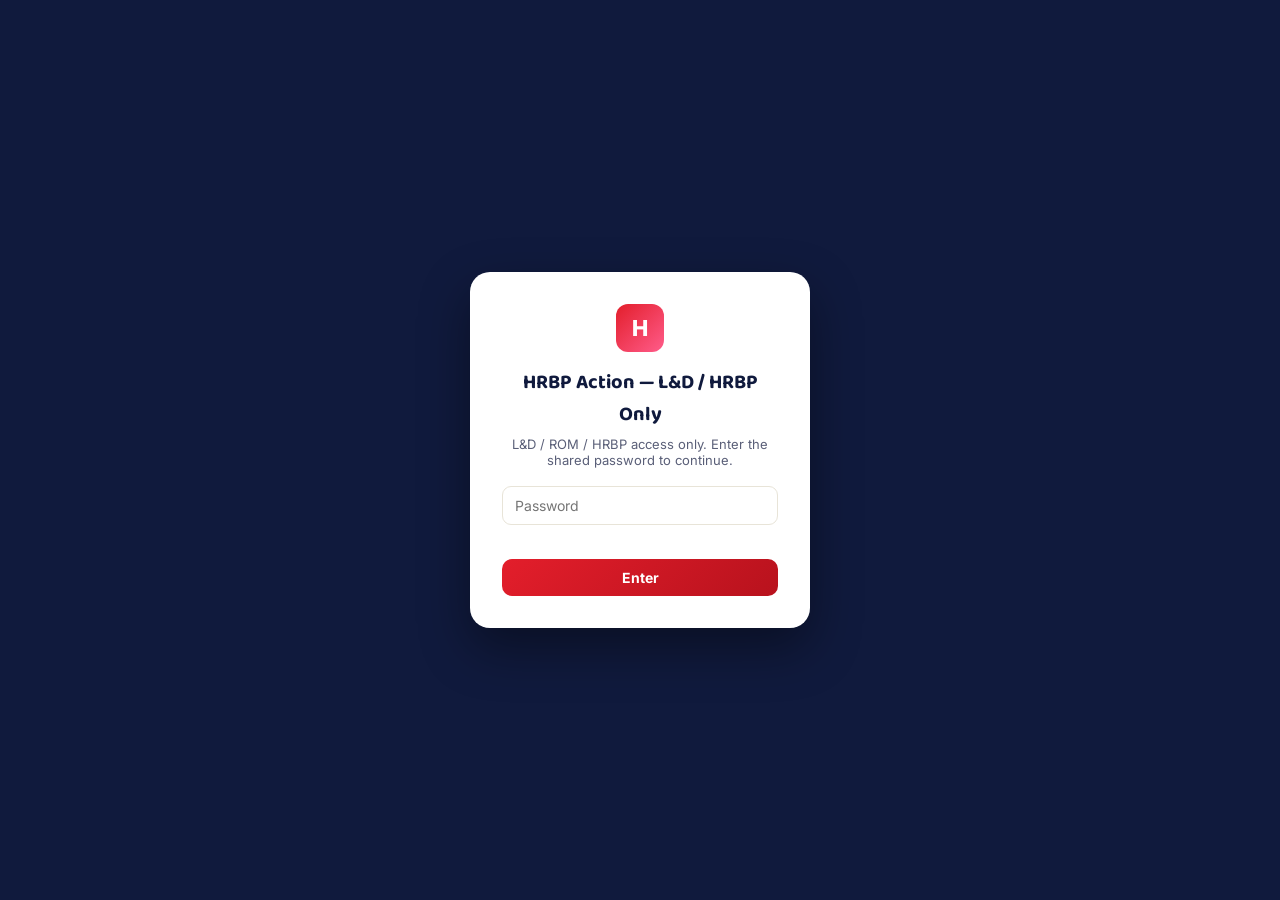
<file: hrbp.html>
<!DOCTYPE html>
<html lang="en">
<head>
<meta charset="UTF-8">
<meta name="viewport" content="width=device-width, initial-scale=1.0">
<title>HRBP Action · Hamleys Mystery Audit Intelligence</title>
<link rel="stylesheet" href="assets/css/style.css">
</head>
<body>
<div class="standalone-main">
    <div class="topbar">
      <div>
        <h1 class="page-title">HRBP Action</h1>
        <div class="page-sub">Close out employee actions submitted by the ROM &mdash; every case stays on record below, even once closed</div>
      </div>
      <div style="display:flex; align-items:center; gap:12px;">
        <button class="btn btn-ghost btn-sm" onclick="document.getElementById('guidelinesModal').classList.add('open')">📋 Action Guidelines</button>
        <div class="seg-toggle" id="verticalToggle">
          <button data-v="retail" class="active retail">Retail</button>
          <button data-v="play" class="play">Play</button>
        </div>
      </div>
    </div>

    <div class="filter-bar">
      <div class="filter-field" style="min-width:200px;">
        <label>I am</label>
        <select id="fHrbpWho">
          <option value="">Select your name…</option>
        </select>
      </div>
      <div class="filter-field">
        <label>Filter by HRBP</label>
        <select id="fHrbp"></select>
      </div>
      <span class="small-muted" id="resultCount" style="margin-left:auto;"></span>
    </div>

    <div class="section-head" style="margin-top:6px;">
      <h3>Pending</h3>
    </div>
    <div id="pendingWrap"></div>

    <div class="section-head" style="margin-top:24px;">
      <h3>History — Closed Cases</h3>
      <span class="small-muted">Kept here permanently for reference — nothing disappears once actioned</span>
    </div>
    <div id="historyWrap"></div>

</div>

<!-- Close employee modal -->
<div class="modal-bg" id="closeModal">
  <div class="modal">
    <h3 style="margin-bottom:6px;">Mark Action Taken &amp; Closed</h3>
    <p class="small-muted" id="closeModalCopy"></p>
    <hr class="hr">
    <div class="field-row">
      <label>Closed by</label>
      <select id="closeByName">
        <option value="">Select HRBP name…</option>
      </select>
    </div>
    <div class="field-row">
      <label>Closure notes (optional)</label>
      <textarea id="closeNotes" rows="3" placeholder="Any detail on what was done"></textarea>
    </div>
    <div style="display:flex; gap:10px; margin-top:14px; justify-content:flex-end;">
      <button class="btn btn-ghost" onclick="closeModalEl('closeModal')">Cancel</button>
      <button class="btn btn-primary" id="closeConfirmBtn">Confirm Closed</button>
    </div>
  </div>
</div>

<!-- Action Guidelines modal -->
<div class="modal-bg" id="guidelinesModal">
  <div class="modal" style="max-width:900px;">
    <div style="display:flex; justify-content:space-between; align-items:flex-start;">
      <h3 style="margin-bottom:6px;">Action Guidelines</h3>
      <button class="btn btn-ghost btn-sm" onclick="document.getElementById('guidelinesModal').classList.remove('open')">✕ Close</button>
    </div>
    <p class="small-muted">Reference for the correct action based on designation, score, and occurrence.</p>
    <img src="assets/images/action-guidelines.png" alt="Action guidelines table" style="width:100%; height:auto; border-radius:8px; margin-top:10px;">
  </div>
</div>

<script>
// Always fetch these fresh, every page load - a static "?v=N" cache-bust
// only forces one refetch the first time; any LATER code change would keep
// getting served from that same cached URL forever. Date.now() guarantees
// a genuinely new URL, and therefore a real network fetch, every visit.
(function() {
  var t = Date.now();
  var files = ["assets/js/config.js", "assets/js/auth.js", "assets/js/data.js", "assets/js/ui.js"];
  window.HMAI_READY = files.reduce(function(p, src) {
    return p.then(function() {
      return new Promise(function(resolve, reject) {
        var s = document.createElement("script");
        s.src = src + "?t=" + t;
        s.onload = resolve;
        s.onerror = function() { reject(new Error("Failed to load " + src)); };
        document.head.appendChild(s);
      });
    });
  }, Promise.resolve());
})();
</script>
<script>
let vertical = "retail";
let activeCaseKey = null;
let activeEmpId = null;
let allCasesCache = [];

async function boot() {
  await requireAccess("HRBP Action — L&D / HRBP Only");
  renderStandaloneHeader("HRBP Action", "Close out employee actions submitted by the ROM");
  try {
    await HMAI.init();
  } catch (err) {
    showLoadError(err);
    return;
  }

  fillSelect(document.getElementById("fHrbpWho"), HMAI.HRBP_NAMES, "Select your name…");
  fillSelect(document.getElementById("fHrbp"), HMAI.HRBP_NAMES, "All HRBPs");
  fillSelect(document.getElementById("closeByName"), HMAI.HRBP_NAMES, "Select HRBP name…");
  const savedWho = localStorage.getItem("hmai_hrbp_who");
  if (savedWho) {
    document.getElementById("fHrbpWho").value = savedWho;
    document.getElementById("closeByName").value = savedWho;
  }
  document.getElementById("fHrbpWho").addEventListener("change", e => {
    localStorage.setItem("hmai_hrbp_who", e.target.value);
    document.getElementById("closeByName").value = e.target.value;
  });
  document.getElementById("fHrbp").addEventListener("change", render);

  document.querySelectorAll("#verticalToggle button").forEach(b => {
    b.addEventListener("click", async () => {
      vertical = b.dataset.v;
      document.querySelectorAll("#verticalToggle button").forEach(x => x.classList.remove("active"));
      b.classList.add("active");
      await render();
    });
  });
  document.getElementById("closeConfirmBtn").addEventListener("click", confirmClose);

  await render();
}

async function render() {
  document.querySelector(".seg-toggle").querySelectorAll("button").forEach(b => b.classList.toggle("active", b.dataset.v === vertical));
  const hrbpFilter = document.getElementById("fHrbp").value;

  let cases = (await HMAI.getCases()).filter(c => c.vertical === vertical && (c.employees || []).length > 0);
  if (hrbpFilter) cases = cases.filter(c => c.hrbp === hrbpFilter);
  allCasesCache = cases;

  const pending = HMAI.dedupeCasesByStore(cases.filter(c => c.stage === "rom_submitted")).sort((a,b) => new Date(b.date) - new Date(a.date));
  const history = HMAI.dedupeCasesByStore(cases.filter(c => c.stage === "hrbp_closed")).sort((a,b) => new Date(b.date) - new Date(a.date));

  document.getElementById("resultCount").textContent = `${pending.length} pending \u00b7 ${history.length} closed`;

  const pendingWrap = document.getElementById("pendingWrap");
  pendingWrap.innerHTML = pending.length
    ? pending.map(c => caseCardHtml(c, false)).join("")
    : `<div class="card empty-state"><div class="ic">✅</div><h3>Nothing pending right now</h3><p class="small-muted">Cases appear here once a ROM sends defaulter details.</p></div>`;

  const historyWrap = document.getElementById("historyWrap");
  historyWrap.innerHTML = history.length
    ? history.map(c => caseCardHtml(c, true)).join("")
    : `<div class="card empty-state"><p class="small-muted">No closed cases yet.</p></div>`;
}

function caseCardHtml(c, isHistory) {
  const employees = c.employees || [];
  const closedCount = employees.filter(e => e.closed).length;
  return `
  <div class="card" style="margin-bottom:16px; ${isHistory ? 'opacity:0.85;' : ''}">
    <div class="section-head">
      <div>
        <h3>${c.storeName} <span class="small-muted" style="font-weight:400;">(${c.storeCode})</span></h3>
        <span class="tag warn" style="margin-top:6px;">${HMAI.TRIGGER_REASONS[c.triggerReason] || "Reason not set"}</span>
        ${isHistory ? '<span class="tag good" style="margin-top:6px; margin-left:6px;">Closed</span>' : ''}
      </div>
      <div style="text-align:right;">
        ${scorePill(c.score)}
        <div class="small-muted" style="margin-top:4px;">${fmtDate(c.date)} &middot; RM: ${c.rm} &middot; ROM: ${c.rom} &middot; SD: ${c.sd} &middot; HRBP: ${c.hrbp || "—"}</div>
      </div>
    </div>
    <hr class="hr">
    <div class="table-wrap">
      <table>
        <thead><tr><th>Employee Name</th><th>Designation</th><th>Employee Code</th><th>Action</th><th>Received</th><th>Actioned</th><th>Status</th><th></th></tr></thead>
        <tbody>
          ${employees.map(e => `<tr>
            <td>${e.name}</td><td>${e.designation}</td><td>${e.code}</td><td>${e.action}</td>
            <td class="small-muted">${fmtDate(e.addedAt)}</td>
            <td class="small-muted">${e.closed ? fmtDate(e.closedAt) : "—"}</td>
            <td>${e.closed ? `<span class="tag good">Closed by ${e.closedBy || "HRBP"}</span>` : `<span class="tag warn">Pending</span>`}</td>
            <td>${e.closed ? "" : `<button class="btn btn-primary btn-sm" onclick="openClose('${c.key}','${e.id}')">Action Taken &amp; Closed</button>`}</td>
          </tr>${e.closed && e.closureNote ? `<tr><td colspan="8" class="small-muted" style="padding-top:0;">Note: ${e.closureNote}</td></tr>` : ""}`).join("")}
        </tbody>
      </table>
    </div>
    <p class="small-muted" style="margin-top:10px;">${closedCount} of ${employees.length} closed</p>
  </div>`;
}

function openClose(key, empId) {
  activeCaseKey = key; activeEmpId = empId;
  const c = allCasesCache.find(x => x.key === key);
  const emp = (c.employees || []).find(e => e.id === empId);
  document.getElementById("closeModalCopy").textContent = `${emp.name} (${emp.code}) — ${emp.action}`;
  document.getElementById("closeNotes").value = "";
  const who = document.getElementById("fHrbpWho").value;
  if (who) document.getElementById("closeByName").value = who;
  document.getElementById("closeModal").classList.add("open");
}

async function confirmClose() {
  const notes = document.getElementById("closeNotes").value.trim();
  const closedBy = document.getElementById("closeByName").value;
  if (!closedBy) { toast("Please select which HRBP is closing this"); return; }
  const btn = document.getElementById("closeConfirmBtn");
  btn.disabled = true; btn.textContent = "Saving…";
  try {
    await HMAI.closeEmployee(activeCaseKey, activeEmpId, notes, closedBy);
    closeModalEl("closeModal");
    toast("Marked closed");
    await render();
  } catch (err) {
    toast(err.message || "Couldn't mark closed");
  } finally {
    btn.disabled = false; btn.textContent = "Confirm Closed";
  }
}

function closeModalEl(id) { document.getElementById(id).classList.remove("open"); }

window.HMAI_READY.then(boot).catch(function(e) {
  console.error("Failed to load scripts:", e);
  document.body.insertAdjacentHTML("afterbegin", '<div style="padding:20px;background:#FDEAEA;color:#E31E2B;font-family:sans-serif;">Couldn\'t load the dashboard scripts. Try a hard refresh (Ctrl+Shift+R / Cmd+Shift+R). If it persists: ' + e.message + '</div>');
});
</script>
</body>
</html>
</file>
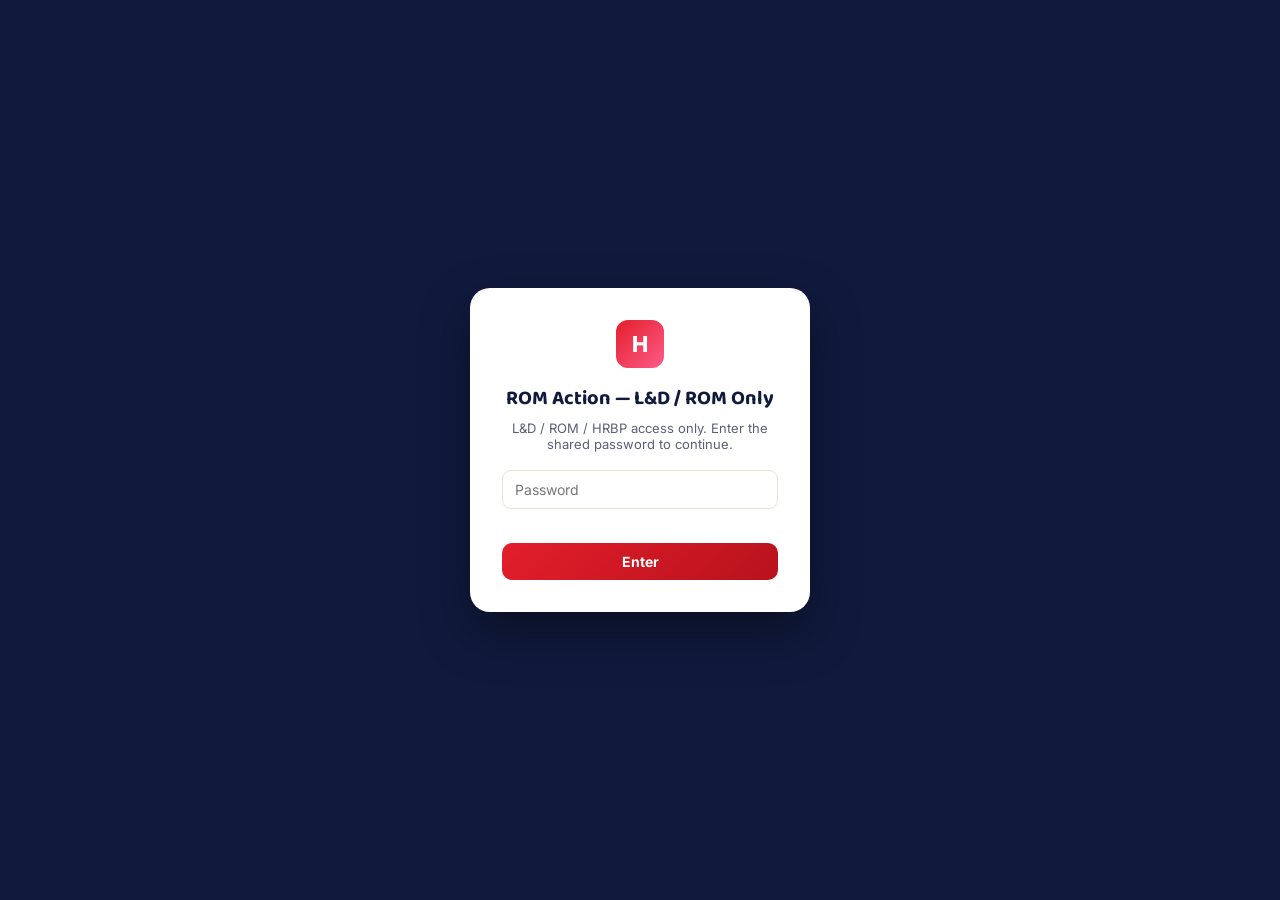
<file: rom.html>
<!DOCTYPE html>
<html lang="en">
<head>
<meta charset="UTF-8">
<meta name="viewport" content="width=device-width, initial-scale=1.0">
<title>ROM Action · Hamleys Mystery Audit Intelligence</title>
<link rel="stylesheet" href="assets/css/style.css">
</head>
<body>
<div class="standalone-main">
    <div class="topbar">
      <div>
        <h1 class="page-title">ROM Action</h1>
        <div class="page-sub">Cases where L&amp;D has triggered an action — add defaulters and route to HRBP</div>
      </div>
      <div style="display:flex; align-items:center; gap:12px;">
        <button class="btn btn-ghost btn-sm" onclick="document.getElementById('guidelinesModal').classList.add('open')">📋 Action Guidelines</button>
        <div class="seg-toggle" id="verticalToggle">
          <button data-v="retail" class="active retail">Retail</button>
          <button data-v="play" class="play">Play</button>
        </div>
      </div>
    </div>

    <div class="filter-bar">
      <div class="filter-field"><label>ROM</label><select id="fRom"></select></div>
      <span class="small-muted" id="resultCount" style="margin-left:auto;"></span>
    </div>

    <div class="section-head" style="margin-top:6px;">
      <h3>Awaiting Your Action</h3>
    </div>
    <div id="caseListWrap"></div>

    <div class="section-head" style="margin-top:24px;">
      <h3>History — Already Sent to HR</h3>
      <span class="small-muted">Kept here permanently for reference — nothing disappears once actioned</span>
    </div>
    <div id="historyWrap"></div>

</div>

<!-- Action Guidelines modal -->
<div class="modal-bg" id="guidelinesModal">
  <div class="modal" style="max-width:900px;">
    <div style="display:flex; justify-content:space-between; align-items:flex-start;">
      <h3 style="margin-bottom:6px;">Action Guidelines</h3>
      <button class="btn btn-ghost btn-sm" onclick="document.getElementById('guidelinesModal').classList.remove('open')">✕ Close</button>
    </div>
    <p class="small-muted">Reference for the correct action based on designation, score, and occurrence.</p>
    <img src="assets/images/action-guidelines.png" alt="Action guidelines table" style="width:100%; height:auto; border-radius:8px; margin-top:10px;">
  </div>
</div>

<script>
// Always fetch these fresh, every page load - a static "?v=N" cache-bust
// only forces one refetch the first time; any LATER code change would keep
// getting served from that same cached URL forever. Date.now() guarantees
// a genuinely new URL, and therefore a real network fetch, every visit.
(function() {
  var t = Date.now();
  var files = ["assets/js/config.js", "assets/js/auth.js", "assets/js/data.js", "assets/js/ui.js"];
  window.HMAI_READY = files.reduce(function(p, src) {
    return p.then(function() {
      return new Promise(function(resolve, reject) {
        var s = document.createElement("script");
        s.src = src + "?t=" + t;
        s.onload = resolve;
        s.onerror = function() { reject(new Error("Failed to load " + src)); };
        document.head.appendChild(s);
      });
    });
  }, Promise.resolve());
})();
</script>
<script>
let vertical = "retail";
let currentCases = [];

async function boot() {
  await requireAccess("ROM Action — L&D / ROM Only");
  renderStandaloneHeader("ROM Action", "Add defaulter names & action, then send to HRBP");
  try {
    await HMAI.init();
  } catch (err) {
    showLoadError(err);
    return;
  }

  document.querySelectorAll("#verticalToggle button").forEach(b => {
    b.addEventListener("click", async () => {
      vertical = b.dataset.v;
      document.querySelectorAll("#verticalToggle button").forEach(x => x.classList.remove("active"));
      b.classList.add("active");
      await populateRomFilter();
      await render();
    });
  });
  document.getElementById("fRom").addEventListener("change", render);

  await populateRomFilter();
  await render();
}

async function populateRomFilter() {
  const roms = (await HMAI.getCases()).filter(c => c.vertical === vertical && c.stage === "ld_triggered")
    .map(c => c.rom).filter((v,i,a) => a.indexOf(v) === i).sort();
  fillSelect(document.getElementById("fRom"), roms, "All ROMs");
}

async function render() {
  document.querySelector(".seg-toggle").querySelectorAll("button").forEach(b => b.classList.toggle("active", b.dataset.v === vertical));
  const romFilter = document.getElementById("fRom").value;
  const allCases = await HMAI.getCases();
  let cases = allCases.filter(c => c.vertical === vertical && c.stage === "ld_triggered");
  if (romFilter) cases = cases.filter(c => c.rom === romFilter);
  cases = HMAI.dedupeCasesByStore(cases);
  cases.sort((a,b) => new Date(b.date) - new Date(a.date));

  let history = allCases.filter(c => c.vertical === vertical && (c.stage === "rom_submitted" || c.stage === "hrbp_closed"));
  if (romFilter) history = history.filter(c => c.rom === romFilter);
  history = HMAI.dedupeCasesByStore(history);
  history.sort((a,b) => new Date(b.date) - new Date(a.date));

  document.getElementById("resultCount").textContent = `${cases.length} awaiting \u00b7 ${history.length} in history`;
  currentCases = cases;

  const wrap = document.getElementById("caseListWrap");
  if (!cases.length) {
    wrap.innerHTML = `<div class="card empty-state"><div class="ic">✅</div><h3>Nothing waiting on you right now</h3><p class="small-muted">Cases appear here once L&D triggers an action.</p></div>`;
  } else {
    wrap.innerHTML = cases.map(c => caseCardHtml(c)).join("");
    cases.forEach(c => wireCase(c.key));
  }

  const historyWrap = document.getElementById("historyWrap");
  historyWrap.innerHTML = history.length
    ? history.map(c => historyCardHtml(c)).join("")
    : `<div class="card empty-state"><p class="small-muted">Nothing sent to HR yet.</p></div>`;
}

function historyCardHtml(c) {
  const employees = c.employees || [];
  const stageLabel = c.stage === "hrbp_closed" ? "Closed" : "With HRBP";
  const stageCls = c.stage === "hrbp_closed" ? "good" : "warn";
  return `
  <div class="card" style="margin-bottom:16px; opacity:0.9;">
    <div class="section-head">
      <div>
        <h3>${c.storeName} <span class="small-muted" style="font-weight:400;">(${c.storeCode})</span></h3>
        <span class="tag warn" style="margin-top:6px;">${HMAI.TRIGGER_REASONS[c.triggerReason] || "Reason not set"}</span>
        <span class="tag ${stageCls}" style="margin-top:6px; margin-left:6px;">${stageLabel}</span>
      </div>
      <div style="text-align:right;">
        ${scorePill(c.score)}
        <div class="small-muted" style="margin-top:4px;">${fmtDate(c.date)} &middot; ROM: ${c.rom} &middot; SD: ${c.sd} &middot; HRBP: ${c.hrbp || "—"}</div>
      </div>
    </div>
    <hr class="hr">
    <div class="table-wrap">
      <table>
        <thead><tr><th>Employee Name</th><th>Designation</th><th>Employee Code</th><th>Action</th><th>Received</th><th>Actioned</th><th>Status</th></tr></thead>
        <tbody>
          ${employees.map(e => `<tr>
            <td>${e.name}</td><td>${e.designation}</td><td>${e.code}</td><td>${e.action}</td>
            <td class="small-muted">${fmtDate(e.addedAt)}</td>
            <td class="small-muted">${e.closed ? fmtDate(e.closedAt) : "—"}</td>
            <td>${e.closed ? `<span class="tag good">Closed by ${e.closedBy || "HRBP"}</span>` : `<span class="tag warn">Pending with HRBP</span>`}</td>
          </tr>`).join("")}
        </tbody>
      </table>
    </div>
  </div>`;
}

function caseCardHtml(c) {
  const employees = c.employees || [];
  return `
  <div class="card" style="margin-bottom:16px;" id="card_${c.key}">
    <div class="section-head">
      <div>
        <h3>${c.storeName} <span class="small-muted" style="font-weight:400;">(${c.storeCode})</span></h3>
        <span class="tag warn" style="margin-top:6px;">${HMAI.TRIGGER_REASONS[c.triggerReason] || "Reason not set"}</span>
      </div>
      <div style="text-align:right;">
        ${scorePill(c.score)}
        <div class="small-muted" style="margin-top:4px;">${fmtDate(c.date)} &middot; ROM: ${c.rom} &middot; SD: ${c.sd}</div>
      </div>
    </div>
    <hr class="hr">
    <div class="table-wrap">
      <table>
        <thead><tr><th>Employee Name</th><th>Designation</th><th>Employee Code</th><th>Action</th><th>Received</th><th></th></tr></thead>
        <tbody id="empBody_${c.key}">
          ${employees.map(e => empRowHtml(e, c.key)).join("")}
        </tbody>
      </table>
    </div>
    <div style="display:flex; gap:10px; margin-top:14px; flex-wrap:wrap; align-items:flex-end;">
      <div class="field-row" style="margin:0;"><label>Name</label><input type="text" id="name_${c.key}" placeholder="Employee name"></div>
      <div class="field-row" style="margin:0; min-width:190px;">
        <label>Designation</label>
        <select id="desig_${c.key}" onchange="applySuggestedAction('${c.key}')">
          <option value="">Select…</option>
          ${HMAI.EMPLOYEE_DESIGNATIONS.map(d => `<option value="${d.value}">${d.label}</option>`).join("")}
        </select>
      </div>
      <div class="field-row" style="margin:0;"><label>Employee Code</label><input type="text" id="code_${c.key}" placeholder="e.g. HML1234"></div>
      <div class="field-row" style="margin:0; min-width:260px;">
        <label>Action <span id="actionHint_${c.key}" class="small-muted"></span></label>
        <select id="action_${c.key}">
          <option value="">Select action…</option>
          ${HMAI.ROM_ACTIONS.map(a => `<option value="${a}">${a}</option>`).join("")}
        </select>
      </div>
      <button class="btn btn-navy btn-sm" onclick="addEmployeeRow('${c.key}')">+ Add</button>
    </div>
    <p class="small-muted" style="margin-top:8px;">Pick the employee's designation and the correct action is suggested automatically, based on ${HMAI.TRIGGER_REASONS[c.triggerReason] || "the trigger reason"} — you can still change it if needed.</p>
    <div style="display:flex; justify-content:flex-end; margin-top:16px;">
      <button class="btn btn-primary" onclick="sendToHr('${c.key}', this)">Send to HR</button>
    </div>
  </div>`;
}

// Auto-fills the Action dropdown to match the policy for this designation +
// this case's trigger reason. If the combination has no defined policy
// (e.g. an FC already terminated at first offense has no "second offense"
// rule), the Action is left for the ROM to pick manually, with a note.
function applySuggestedAction(key) {
  const desigSel = document.getElementById(`desig_${key}`);
  const actionSel = document.getElementById(`action_${key}`);
  const hint = document.getElementById(`actionHint_${key}`);
  const desig = desigSel.value;
  if (!desig) { hint.textContent = ""; return; }
  const c = currentCases.find(x => x.key === key);
  const suggested = c ? HMAI.suggestAction(desig, c.triggerReason) : null;
  if (suggested) {
    actionSel.value = suggested;
    hint.textContent = "— auto-suggested";
    hint.style.color = "var(--good)";
  } else {
    actionSel.value = "";
    hint.textContent = "— no standard policy for this combination, please select manually";
    hint.style.color = "var(--hamleys-red)";
  }
}

function empRowHtml(e, key) {
  return `<tr id="emprow_${e.id}">
    <td>${e.name}</td><td>${e.designation}</td><td>${e.code}</td><td>${e.action}</td>
    <td class="small-muted">${fmtDate(e.addedAt)}</td>
    <td><button class="btn btn-ghost btn-sm" onclick="removeEmployeeRow('${key}','${e.id}')">Remove</button></td>
  </tr>`;
}

function wireCase(key) {
  // Enter key adds a row from the name field for convenience
  const nameInput = document.getElementById(`name_${key}`);
  if (nameInput) nameInput.addEventListener("keydown", e => { if (e.key === "Enter") addEmployeeRow(key); });
}

async function addEmployeeRow(key) {
  const name = document.getElementById(`name_${key}`).value.trim();
  const desigSel = document.getElementById(`desig_${key}`);
  const designation = desigSel.selectedOptions[0] ? desigSel.selectedOptions[0].text.trim() : "";
  const code = document.getElementById(`code_${key}`).value.trim();
  const action = document.getElementById(`action_${key}`).value;
  if (!name || !desigSel.value || !code || !action) {
    toast("Fill in name, designation, employee code and action before adding");
    return;
  }
  await HMAI.addEmployee(key, { name, designation, code, action });
  await render();
}

async function removeEmployeeRow(key, empId) {
  await HMAI.removeEmployee(key, empId);
  await render();
}

async function sendToHr(key, btn) {
  btn.disabled = true; btn.textContent = "Sending…";
  try {
    await HMAI.sendToHR(key);
    toast("Sent to HRBP — live for everyone now");
    await render();
  } catch (err) {
    toast(err.message || "Couldn't send to HR");
    btn.disabled = false; btn.textContent = "Send to HR";
  }
}

window.HMAI_READY.then(boot).catch(function(e) {
  console.error("Failed to load scripts:", e);
  document.body.insertAdjacentHTML("afterbegin", '<div style="padding:20px;background:#FDEAEA;color:#E31E2B;font-family:sans-serif;">Couldn\'t load the dashboard scripts. Try a hard refresh (Ctrl+Shift+R / Cmd+Shift+R). If it persists: ' + e.message + '</div>');
});
</script>
</body>
</html>
</file>
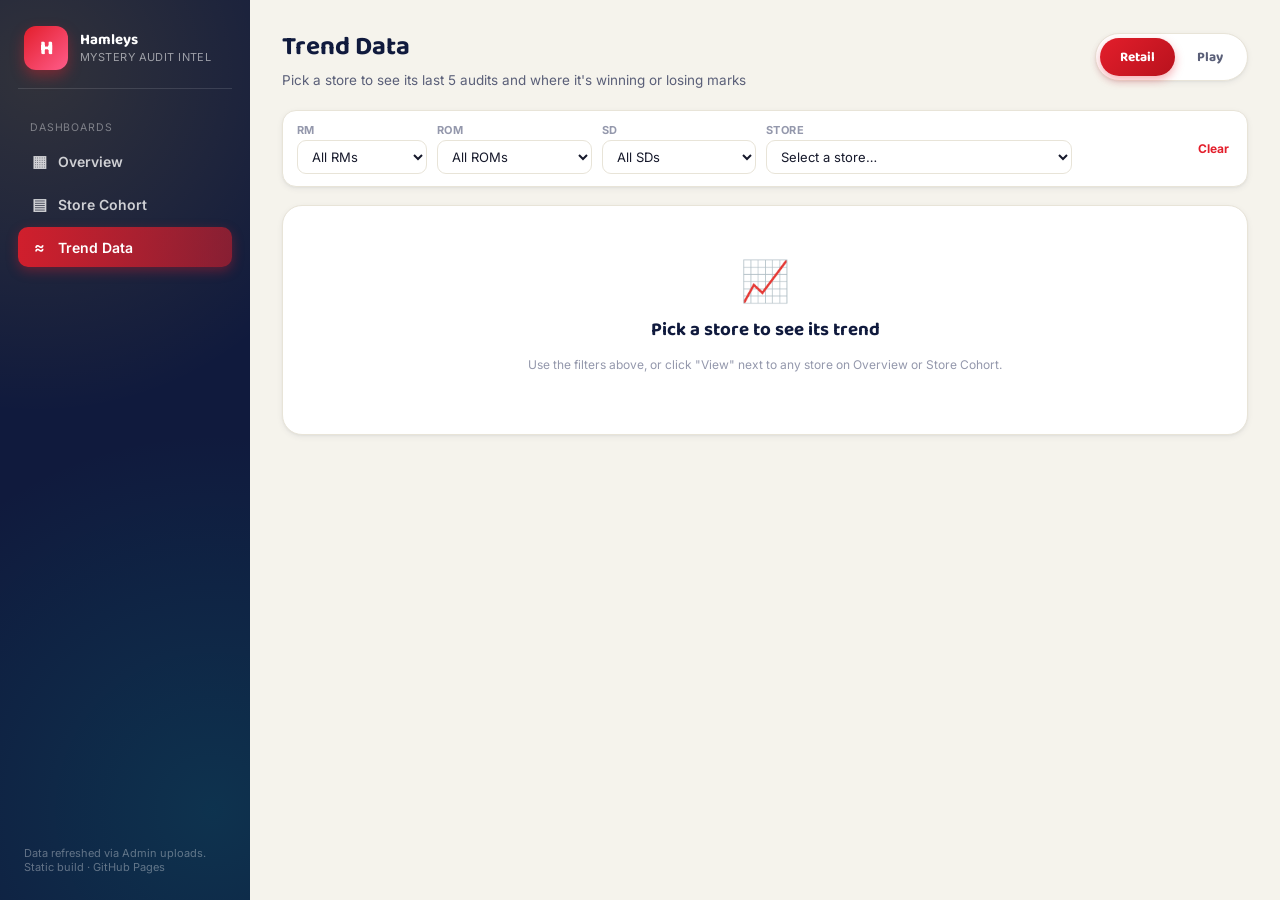
<file: trend.html>
<!DOCTYPE html>
<html lang="en">
<head>
<meta charset="UTF-8">
<meta name="viewport" content="width=device-width, initial-scale=1.0">
<title>Trend Data · Hamleys Mystery Audit Intelligence</title>
<link rel="stylesheet" href="assets/css/style.css">
</head>
<body>
<div class="app-shell">
  <nav class="sidebar"></nav>
  <main class="main">
    <div class="topbar">
      <div>
        <h1 class="page-title">Trend Data</h1>
        <div class="page-sub">Pick a store to see its last 5 audits and where it's winning or losing marks</div>
      </div>
      <div class="seg-toggle" id="verticalToggle">
        <button data-v="retail" class="active retail">Retail</button>
        <button data-v="play" class="play">Play</button>
      </div>
    </div>

    <div class="filter-bar">
      <div class="filter-field"><label>RM</label><select id="fRm"></select></div>
      <div class="filter-field"><label>ROM</label><select id="fRom"></select></div>
      <div class="filter-field"><label>SD</label><select id="fSd"></select></div>
      <div class="filter-field" style="min-width:220px;"><label>Store</label><select id="fStore"></select></div>
      <button class="filter-clear" id="clearAll" style="margin-left:auto;">Clear</button>
    </div>

    <div id="emptyState" class="card empty-state">
      <div class="ic">📈</div>
      <h3 style="margin-bottom:6px;">Pick a store to see its trend</h3>
      <p class="small-muted">Use the filters above, or click "View" next to any store on Overview or Store Cohort.</p>
    </div>

    <div id="trendContent" style="display:none;">
      <div class="two-col" style="grid-template-columns: 1.3fr 1fr;">
        <div class="card">
          <div class="section-head">
            <h3 id="storeTitle">Store</h3>
            <span class="tag neutral" id="storeSub"></span>
          </div>
          <div id="trendSvgWrap"></div>
        </div>
        <div class="card">
          <div class="section-head"><h3>Snapshot</h3></div>
          <div class="grid" style="grid-template-columns:1fr 1fr; gap:12px;">
            <div class="kpi-card kpi-1" style="min-height:80px;"><div class="lbl">Latest Score</div><div class="val" id="kLatest" style="font-size:24px;">—</div></div>
            <div class="kpi-card kpi-2" style="min-height:80px;"><div class="lbl">Vs Previous</div><div class="val" id="kDelta" style="font-size:24px;">—</div></div>
          </div>
          <hr class="hr">
          <div class="small-muted">RM: <strong id="mRm">—</strong> &middot; ROM: <strong id="mRom">—</strong> &middot; SD: <strong id="mSd">—</strong></div>
        </div>
      </div>

      <div class="two-col" style="margin-top:18px;">
        <div class="card" style="border-color:#CFEFDD;">
          <div class="section-head"><h3 style="color:var(--good);">💪 Strengths</h3><span class="tag good">Top sections</span></div>
          <div id="strengthsList"></div>
        </div>
        <div class="card" style="border-color:#F3C6C6;">
          <div class="section-head"><h3 style="color:var(--hamleys-red);">⚠ Areas of Concern</h3><span class="tag bad">Lowest sections</span></div>
          <div id="weaknessesList"></div>
        </div>
      </div>

      <div class="card" style="margin-top:18px;">
        <div class="section-head">
          <h3>Section Scores — Last 5 Audits</h3>
          <span class="small-muted" id="auditCountNote"></span>
        </div>
        <div class="table-wrap">
          <table id="matrixTable"></table>
        </div>
      </div>
    </div>

  </main>
</div>
<script>
(function() {
  var t = Date.now();
  var files = ["assets/js/data.js", "assets/js/ui.js"];
  window.HMAI_READY = files.reduce(function(p, src) {
    return p.then(function() {
      return new Promise(function(resolve, reject) {
        var s = document.createElement("script");
        s.src = src + "?t=" + t;
        s.onload = resolve;
        s.onerror = function() { reject(new Error("Failed to load " + src)); };
        document.head.appendChild(s);
      });
    });
  }, Promise.resolve());
})();
</script>
<script>
let vertical = "retail";
let selectedStore = null;

async function boot() {
  renderSidebar("trend.html", false);
  try {
    await HMAI.init();
  } catch (err) {
    showLoadError(err);
    return;
  }

  document.querySelectorAll("#verticalToggle button").forEach(b => {
    b.addEventListener("click", () => {
      vertical = b.dataset.v;
      document.querySelectorAll("#verticalToggle button").forEach(x => x.classList.remove("active"));
      b.classList.add("active");
      selectedStore = null;
      populateFilterOptions();
      renderStoreSelectOnly();
      showEmpty();
    });
  });
  document.getElementById("fRm").addEventListener("change", () => onHierarchyChange("rm"));
  document.getElementById("fRom").addEventListener("change", () => onHierarchyChange("rom"));
  document.getElementById("fSd").addEventListener("change", () => onHierarchyChange("sd"));
  document.getElementById("fStore").addEventListener("change", () => {
    const code = document.getElementById("fStore").value;
    if (code) { selectedStore = code; renderTrend(); } else { showEmpty(); }
  });
  document.getElementById("clearAll").addEventListener("click", () => {
    ["fRm","fRom","fSd","fStore"].forEach(id => document.getElementById(id).value = "");
    populateFilterOptions();
    selectedStore = null;
    showEmpty();
  });

  applyUrlParams();
  populateFilterOptions();
  if (selectedStore) {
    document.getElementById("fStore").value = selectedStore;
    renderTrend();
  }
}

function applyUrlParams() {
  const params = new URLSearchParams(location.search);
  const v = params.get("v");
  if (v === "retail" || v === "play") vertical = v;
  document.querySelectorAll("#verticalToggle button").forEach(b => b.classList.toggle("active", b.dataset.v === vertical));
  const store = params.get("store");
  if (store) selectedStore = store;
}

function storeNameFor(code) {
  const s = HMAI.storesWithAudits(vertical).find(x => x.storeCode === code);
  return s ? s.storeName : "";
}

function populateFilterOptions() {
  fillSelect(document.getElementById("fRm"), HMAI.cascadingValues(vertical, "rm", {}), "All RMs");
  fillSelect(document.getElementById("fRom"), HMAI.cascadingValues(vertical, "rom", {}), "All ROMs");
  fillSelect(document.getElementById("fSd"), HMAI.cascadingValues(vertical, "sd", {}), "All SDs");
  renderStoreSelectOnly();
}

function renderStoreSelectOnly(upstream) {
  upstream = upstream || {};
  const stores = HMAI.storesWithAudits(vertical).filter(s => {
    if (upstream.rm && s.rm !== upstream.rm) return false;
    if (upstream.rom && s.rom !== upstream.rom) return false;
    if (upstream.sd && s.sd !== upstream.sd) return false;
    return true;
  });
  const sel = document.getElementById("fStore");
  sel.innerHTML = `<option value="">Select a store…</option>` + stores.map(s => `<option value="${s.storeCode}">${s.storeName}${s.unmapped ? " (Unmapped)" : ""}</option>`).join("");
}

function onHierarchyChange(changedLevel) {
  const rm = document.getElementById("fRm").value || null;
  const rom = document.getElementById("fRom").value || null;
  const sd = document.getElementById("fSd").value || null;

  if (changedLevel === "rm") {
    const romOpts = HMAI.cascadingValues(vertical, "rom", { rm });
    fillSelect(document.getElementById("fRom"), romOpts, "All ROMs");
    const sdOpts = HMAI.cascadingValues(vertical, "sd", { rm });
    fillSelect(document.getElementById("fSd"), sdOpts, "All SDs");
    renderStoreSelectOnly({ rm });
  } else if (changedLevel === "rom") {
    const sdOpts = HMAI.cascadingValues(vertical, "sd", { rm, rom });
    fillSelect(document.getElementById("fSd"), sdOpts, "All SDs");
    renderStoreSelectOnly({ rm, rom });
  } else if (changedLevel === "sd") {
    renderStoreSelectOnly({ rm, rom, sd });
  }
  selectedStore = null;
  showEmpty();
}

function showEmpty() {
  document.getElementById("emptyState").style.display = "block";
  document.getElementById("trendContent").style.display = "none";
}

function renderTrend() {
  const code = document.getElementById("fStore").value;
  if (!code) { showEmpty(); return; }
  selectedStore = code;

  const swot = HMAI.sectionSwot(vertical, code, 5);
  if (!swot.audits.length) { showEmpty(); return; }

  document.getElementById("emptyState").style.display = "none";
  document.getElementById("trendContent").style.display = "block";

  const meta = HMAI.storeMeta(code, swot.audits[swot.audits.length-1].storeName);
  document.getElementById("storeTitle").textContent = meta.storeName;
  document.getElementById("storeSub").textContent = code + (meta.unmapped ? " · Unmapped" : "");
  document.getElementById("mRm").textContent = meta.rm;
  document.getElementById("mRom").textContent = meta.rom;
  document.getElementById("mSd").textContent = meta.sd;

  const scores = swot.audits.map(a => a.score);
  const latest = scores[scores.length - 1];
  const prev = scores.length > 1 ? scores[scores.length - 2] : null;
  document.getElementById("kLatest").textContent = latest + "%";
  const deltaEl = document.getElementById("kDelta");
  if (prev !== null) {
    const d = Math.round((latest - prev) * 10) / 10;
    deltaEl.textContent = (d > 0 ? "+" : "") + d;
    deltaEl.style.color = d < 0 ? "#FFD9DC" : "#fff";
  } else {
    deltaEl.textContent = "—";
  }

  renderTrendSvg(swot.audits);
  renderStrengthsWeaknesses(swot);
  renderMatrix(swot);

  document.getElementById("auditCountNote").textContent = swot.audits.length + " most recent audits";
}

function renderTrendSvg(audits) {
  const w = 560, h = 220, pad = 36;
  const scores = audits.map(a => a.score);
  const min = Math.max(0, Math.min(...scores) - 10);
  const max = Math.min(100, Math.max(...scores) + 10);
  const xStep = audits.length > 1 ? (w - pad * 2) / (audits.length - 1) : 0;
  const yFor = v => h - pad - ((v - min) / (max - min || 1)) * (h - pad * 2);
  const points = scores.map((s, i) => [pad + i * xStep, yFor(s)]);

  const gridLines = [80, 60].filter(v => v >= min && v <= max).map(v => `
    <line x1="${pad}" y1="${yFor(v)}" x2="${w-pad}" y2="${yFor(v)}" stroke="${v===80?'#FFC72C':'#E31E2B'}" stroke-width="1" stroke-dasharray="4,4" opacity="0.5"/>
    <text x="${w-pad+4}" y="${yFor(v)+4}" font-size="10" fill="#9498AC">${v}</text>`).join("");

  const path = points.map((p,i) => (i===0?"M":"L") + p[0].toFixed(1) + "," + p[1].toFixed(1)).join(" ");
  const areaPath = path + ` L${points[points.length-1][0]},${h-pad} L${points[0][0]},${h-pad} Z`;

  const dots = points.map((p,i) => {
    const score = scores[i];
    const color = score < 60 ? "#E31E2B" : score < 80 ? "#E8A200" : "#1F9E63";
    return `
      <circle cx="${p[0]}" cy="${p[1]}" r="5" fill="${color}" stroke="#fff" stroke-width="2"/>
      <text x="${p[0]}" y="${p[1]-12}" font-size="12" font-weight="700" fill="var(--hamleys-navy)" text-anchor="middle">${score}</text>
      <text x="${p[0]}" y="${h-pad+18}" font-size="10" fill="#9498AC" text-anchor="middle">${fmtDate(audits[i].date)}</text>`;
  }).join("");

  document.getElementById("trendSvgWrap").innerHTML = `
    <svg viewBox="0 0 ${w} ${h+10}" style="width:100%; height:auto;">
      ${gridLines}
      <path d="${areaPath}" fill="url(#grad)" opacity="0.12"/>
      <defs><linearGradient id="grad" x1="0" y1="0" x2="0" y2="1">
        <stop offset="0%" stop-color="#E31E2B"/><stop offset="100%" stop-color="#E31E2B" stop-opacity="0"/>
      </linearGradient></defs>
      <path d="${path}" fill="none" stroke="#E31E2B" stroke-width="2.5"/>
      ${dots}
    </svg>`;
}

function renderStrengthsWeaknesses(swot) {
  const mk = (s, positive) => `
    <div style="display:flex; justify-content:space-between; align-items:center; padding:9px 0; border-bottom:1px solid var(--line-soft);">
      <span style="font-size:13px; font-weight:600; color:var(--ink);">${s.name}</span>
      <span class="tag ${positive ? "good" : "bad"}">${s.avg}%</span>
    </div>`;
  document.getElementById("strengthsList").innerHTML = swot.strengths.map(s => mk(s, true)).join("") || `<p class="small-muted">Not enough data</p>`;
  document.getElementById("weaknessesList").innerHTML = swot.weaknesses.map(s => mk(s, false)).join("") || `<p class="small-muted">Not enough data</p>`;

  let extra = "";
  if (swot.mostDeclined) extra += `<p class="small-muted" style="margin-top:8px;">📉 Biggest drop: <strong>${swot.mostDeclined.name}</strong> (${swot.mostDeclined.first}% → ${swot.mostDeclined.last}%)</p>`;
  document.getElementById("weaknessesList").innerHTML += extra;
  if (swot.mostImproved) {
    document.getElementById("strengthsList").innerHTML += `<p class="small-muted" style="margin-top:8px;">📈 Biggest gain: <strong>${swot.mostImproved.name}</strong> (${swot.mostImproved.first}% → ${swot.mostImproved.last}%)</p>`;
  }
}

function renderMatrix(swot) {
  const table = document.getElementById("matrixTable");
  const sectionNames = swot.sections.map(s => s.name);
  let thead = `<thead><tr><th>Audit Date</th><th>Overall</th>` + sectionNames.map(n => `<th>${n.length>16?n.slice(0,16)+"…":n}</th>`).join("") + `</tr></thead>`;
  let tbody = "<tbody>" + swot.audits.map(a => {
    const cells = sectionNames.map(n => {
      const v = a.sections[n];
      if (typeof v !== "number") return `<td class="small-muted">—</td>`;
      const cls = v < 60 ? "s-bad" : v < 80 ? "s-warn" : "s-good";
      return `<td><span class="score-pill ${cls}">${v}</span></td>`;
    }).join("");
    return `<tr><td>${fmtDate(a.date)}</td><td>${scorePill(a.score)}</td>${cells}</tr>`;
  }).join("") + "</tbody>";
  table.innerHTML = thead + tbody;
}

window.HMAI_READY.then(boot).catch(function(e) {
  console.error("Failed to load scripts:", e);
  document.body.insertAdjacentHTML("afterbegin", '<div style="padding:20px;background:#FDEAEA;color:#E31E2B;font-family:sans-serif;">Couldn\'t load the dashboard scripts. Try a hard refresh (Ctrl+Shift+R / Cmd+Shift+R). If it persists: ' + e.message + '</div>');
});
</script>
</body>
</html>
</file>
<file: assets/css/style.css>
/* ==========================================================================
   Hamleys Mystery Audit Intelligence — Design System
   ========================================================================== */

@import url('https://fonts.googleapis.com/css2?family=Baloo+2:wght@500;600;700;800&family=Inter:wght@400;500;600;700;800&family=JetBrains+Mono:wght@500;700&display=swap');

:root {
  /* Brand palette — toy-store colourful, drawn from Hamleys' own red/navy/gold */
  --hamleys-red: #E31E2B;
  --hamleys-red-dark: #B8121D;
  --hamleys-navy: #101A3D;
  --hamleys-navy-light: #1E2C5C;
  --hamleys-gold: #FFC72C;
  --hamleys-teal: #00B2A9;
  --hamleys-violet: #7B5CFA;
  --hamleys-pink: #FF5C8A;

  --bg: #F5F3EC;
  --bg-panel: #FFFFFF;
  --bg-sidebar: var(--hamleys-navy);
  --ink: #16192B;
  --ink-soft: #5A5F78;
  --ink-faint: #9498AC;
  --line: #E8E4D8;
  --line-soft: #F0EDE3;

  --good: #1F9E63;
  --good-bg: #E6F7EE;
  --warn: #E8A200;
  --warn-bg: #FFF6DE;
  --bad: #E31E2B;
  --bad-bg: #FDEAEA;

  --radius-lg: 20px;
  --radius-md: 14px;
  --radius-sm: 9px;

  --shadow-card: 0 2px 6px rgba(16, 26, 61, 0.06), 0 1px 2px rgba(16, 26, 61, 0.04);
  --shadow-pop: 0 12px 32px rgba(16, 26, 61, 0.14);

  --font-display: 'Baloo 2', 'Segoe UI', sans-serif;
  --font-body: 'Inter', 'Segoe UI', sans-serif;
  --font-mono: 'JetBrains Mono', monospace;
}

* { box-sizing: border-box; }
html, body { margin: 0; padding: 0; }
body {
  font-family: var(--font-body);
  background: var(--bg);
  color: var(--ink);
  -webkit-font-smoothing: antialiased;
}
h1, h2, h3, h4, .display {
  font-family: var(--font-display);
  color: var(--hamleys-navy);
  margin: 0;
  font-weight: 700;
}
a { color: inherit; }
button { font-family: inherit; cursor: pointer; }
::selection { background: var(--hamleys-gold); color: var(--hamleys-navy); }

/* Layout shell ------------------------------------------------------------ */
.app-shell {
  display: grid;
  grid-template-columns: 250px 1fr;
  min-height: 100vh;
}
@media (max-width: 900px) {
  .app-shell { grid-template-columns: 1fr; }
  .sidebar { position: sticky; top: 0; z-index: 40; }
}

.sidebar {
  background: var(--bg-sidebar);
  background-image:
    radial-gradient(circle at 15% 8%, rgba(255,199,44,0.14), transparent 40%),
    radial-gradient(circle at 85% 90%, rgba(0,178,169,0.16), transparent 45%);
  color: #fff;
  padding: 26px 18px;
  display: flex;
  flex-direction: column;
  gap: 22px;
}
.brand {
  display: flex;
  align-items: center;
  gap: 12px;
  padding: 0 6px 18px;
  border-bottom: 1px solid rgba(255,255,255,0.12);
}
.brand-mark {
  width: 44px; height: 44px;
  border-radius: 12px;
  background: linear-gradient(135deg, var(--hamleys-red), var(--hamleys-pink));
  display: flex; align-items: center; justify-content: center;
  font-family: var(--font-display); font-weight: 800; color: #fff; font-size: 20px;
  flex-shrink: 0;
  box-shadow: 0 6px 14px rgba(227,30,43,0.4);
}
.brand-text { line-height: 1.15; }
.brand-text .top { font-family: var(--font-display); font-weight: 700; font-size: 15px; color: #fff; }
.brand-text .sub { font-size: 11px; color: rgba(255,255,255,0.55); letter-spacing: 0.04em; text-transform: uppercase; margin-top: 2px;}

.nav-group { display: flex; flex-direction: column; gap: 3px; }
.nav-label { font-size: 10.5px; text-transform: uppercase; letter-spacing: 0.08em; color: rgba(255,255,255,0.4); padding: 10px 12px 4px; }
.nav-link {
  display: flex; align-items: center; gap: 10px;
  padding: 10px 12px; border-radius: 10px;
  color: rgba(255,255,255,0.78); text-decoration: none;
  font-size: 14px; font-weight: 600;
  transition: background 0.15s, color 0.15s;
}
.nav-link .ic { font-size: 16px; width: 18px; text-align: center; }
.nav-link:hover { background: rgba(255,255,255,0.08); color: #fff; }
.nav-link.active {
  background: linear-gradient(90deg, rgba(227,30,43,0.9), rgba(227,30,43,0.55));
  color: #fff;
  box-shadow: 0 4px 12px rgba(227,30,43,0.35);
}
.sidebar-foot { margin-top: auto; font-size: 11px; color: rgba(255,255,255,0.35); padding: 0 6px; }

.cohort-side-nav {
  display: flex; flex-direction: column; gap: 6px;
  padding: 10px 0 0;
  border-top: 1px solid rgba(255,255,255,0.1);
  margin-top: 4px;
}

/* Main content -------------------------------------------------------------*/
.main {
  padding: 26px 32px 60px;
  max-width: 1400px;
}
.topbar {
  display: flex; align-items: center; justify-content: space-between;
  flex-wrap: wrap; gap: 14px;
  margin-bottom: 22px;
}
.page-title { font-size: 26px; }
.page-sub { color: var(--ink-soft); font-size: 13.5px; margin-top: 4px; }

/* Toggle -------------------------------------------------------------------*/
.seg-toggle {
  display: inline-flex; background: #fff; border-radius: 999px;
  padding: 4px; box-shadow: var(--shadow-card); border: 1px solid var(--line);
  gap: 2px;
}
.seg-toggle button {
  border: none; background: transparent; padding: 8px 20px;
  border-radius: 999px; font-weight: 700; font-size: 13.5px;
  color: var(--ink-soft); font-family: var(--font-display);
  transition: all 0.18s;
}
.seg-toggle button.active.retail { background: linear-gradient(135deg, var(--hamleys-red), var(--hamleys-red-dark)); color: #fff; box-shadow: 0 4px 10px rgba(227,30,43,0.35); }
.seg-toggle button.active.play { background: linear-gradient(135deg, var(--hamleys-teal), #009088); color: #fff; box-shadow: 0 4px 10px rgba(0,178,169,0.35); }

/* Cards ---------------------------------------------------------------------*/
.card {
  background: var(--bg-panel);
  border-radius: var(--radius-lg);
  border: 1px solid var(--line);
  box-shadow: var(--shadow-card);
  padding: 20px;
}
.grid { display: grid; gap: 18px; }
.kpi-row { grid-template-columns: repeat(4, 1fr); margin-bottom: 20px; }
@media (max-width: 1100px) { .kpi-row { grid-template-columns: repeat(2, 1fr); } }

.kpi-card {
  border-radius: var(--radius-lg);
  padding: 18px 20px;
  color: #fff;
  position: relative;
  overflow: hidden;
  min-height: 108px;
  display: flex; flex-direction: column; justify-content: space-between;
  box-shadow: var(--shadow-card);
}
.kpi-card::after {
  content: ''; position: absolute; right: -30px; top: -30px;
  width: 110px; height: 110px; border-radius: 50%;
  background: rgba(255,255,255,0.09);
}
.kpi-card .lbl { font-size: 12px; font-weight: 700; text-transform: uppercase; letter-spacing: 0.05em; opacity: 0.85; }
.kpi-card .val { font-family: var(--font-display); font-size: 32px; font-weight: 800; margin-top: 6px; }
.kpi-card .foot { font-size: 11.5px; opacity: 0.85; margin-top: 6px; }
.kpi-1 { background: linear-gradient(135deg, var(--hamleys-red), #C21620); }
.kpi-2 { background: linear-gradient(135deg, var(--hamleys-navy), var(--hamleys-navy-light)); }
.kpi-3 { background: linear-gradient(135deg, var(--hamleys-teal), #008881); }
.kpi-4 { background: linear-gradient(135deg, var(--hamleys-violet), #5B3FE0); }
.kpi-5 { background: linear-gradient(135deg, var(--hamleys-gold), #E8A200); color: var(--hamleys-navy); }
.kpi-5 .lbl, .kpi-5 .foot { color: rgba(16,26,61,0.7); }

.section-head { display: flex; align-items: center; justify-content: space-between; margin-bottom: 14px; flex-wrap: wrap; gap: 10px;}
.section-head h3 { font-size: 16px; }
.tag {
  font-size: 10.5px; font-weight: 700; padding: 3px 10px; border-radius: 999px;
  text-transform: uppercase; letter-spacing: 0.04em;
}
.tag.good { background: var(--good-bg); color: var(--good); }
.tag.warn { background: var(--warn-bg); color: var(--warn); }
.tag.bad { background: var(--bad-bg); color: var(--bad); }
.tag.neutral { background: var(--line-soft); color: var(--ink-soft); }

/* Filters --------------------------------------------------------------- */
.filter-bar {
  display: flex; flex-wrap: wrap; gap: 10px; align-items: center;
  background: #fff; border: 1px solid var(--line); border-radius: var(--radius-md);
  padding: 12px 14px; margin-bottom: 18px; box-shadow: var(--shadow-card);
}
.filter-bar label { font-size: 11px; font-weight: 700; color: var(--ink-faint); text-transform: uppercase; letter-spacing: 0.04em; display: block; margin-bottom: 3px;}
.filter-field { display: flex; flex-direction: column; min-width: 130px; }
select, input[type=date], input[type=text], input[type=email], input[type=password], textarea {
  font-family: var(--font-body);
  border: 1.5px solid var(--line);
  border-radius: 9px;
  padding: 7px 10px;
  font-size: 13px;
  background: #fff;
  color: var(--ink);
  outline: none;
}
select:focus, input:focus, textarea:focus { border-color: var(--hamleys-teal); }
.chip-toggle { display: flex; gap: 6px; }
.chip-toggle button {
  border: 1.5px solid var(--line); background: #fff; padding: 7px 13px;
  border-radius: 9px; font-size: 12.5px; font-weight: 700; color: var(--ink-soft);
}
.chip-toggle button.active { background: var(--hamleys-navy); color: #fff; border-color: var(--hamleys-navy); }
.filter-clear { font-size: 12px; font-weight: 700; color: var(--hamleys-red); background: none; border: none; padding: 7px 4px; }

/* Table ------------------------------------------------------------------ */
.table-wrap { overflow-x: auto; }
table { width: 100%; border-collapse: collapse; font-size: 13px; }
thead th {
  text-align: left; font-size: 10.5px; text-transform: uppercase; letter-spacing: 0.04em;
  color: var(--ink-faint); padding: 8px 12px; border-bottom: 2px solid var(--line);
  white-space: nowrap; cursor: pointer; user-select: none;
}
thead th:hover { color: var(--hamleys-navy); }
tbody td { padding: 10px 12px; border-bottom: 1px solid var(--line-soft); white-space: nowrap; }
tbody tr:hover { background: var(--line-soft); }
.score-pill {
  display: inline-flex; align-items: center; justify-content: center;
  min-width: 46px; padding: 4px 8px; border-radius: 8px;
  font-weight: 800; font-family: var(--font-mono); font-size: 13px;
}
.score-pill.s-good { background: var(--good-bg); color: var(--good); }
.score-pill.s-warn { background: var(--warn-bg); color: var(--warn); }
.score-pill.s-bad { background: var(--bad-bg); color: var(--bad); }

/* Buttons ------------------------------------------------------------------*/
.btn {
  display: inline-flex; align-items: center; gap: 7px;
  border: none; padding: 9px 16px; border-radius: 10px;
  font-weight: 700; font-size: 13px; font-family: var(--font-body);
}
.btn-primary { background: linear-gradient(135deg, var(--hamleys-red), var(--hamleys-red-dark)); color: #fff; box-shadow: 0 4px 10px rgba(227,30,43,0.3); }
.btn-navy { background: var(--hamleys-navy); color: #fff; }
.btn-ghost { background: #fff; color: var(--ink); border: 1.5px solid var(--line); }
.btn-teal { background: linear-gradient(135deg, var(--hamleys-teal), #008881); color: #fff; }
.btn:disabled { opacity: 0.45; cursor: not-allowed; }
.btn-sm { padding: 6px 12px; font-size: 12px; }

/* Progress tracker ---------------------------------------------------------*/
.tracker { display: flex; align-items: flex-start; gap: 0; margin-top: 10px; min-width: 230px; white-space: normal; }
.tracker .step {
  flex: 1; text-align: center; font-size: 10px; font-weight: 700; line-height: 1.25;
  color: var(--ink-faint); position: relative; padding-top: 30px; white-space: normal; word-break: break-word;
}
.tracker .step::before {
  content: ''; position: absolute; top: 0; left: 50%; transform: translateX(-50%);
  width: 22px; height: 22px; border-radius: 50%; background: var(--line-soft);
  border: 2px solid var(--line); z-index: 1;
}
.tracker .step.done::before { background: var(--good); border-color: var(--good); }
.tracker .step.current::before { background: var(--hamleys-gold); border-color: var(--hamleys-gold); box-shadow: 0 0 0 4px rgba(255,199,44,0.25); }
.tracker .step.late::before { background: var(--hamleys-red); border-color: var(--hamleys-red); box-shadow: 0 0 0 4px rgba(227,30,43,0.2); }
.tracker .step.done { color: var(--good); }
.tracker .step.current { color: #B8860B; }
.tracker .step.late { color: var(--hamleys-red); font-weight: 600; }
.tracker .bar { position: absolute; top: 10px; height: 3px; background: var(--line); width: 100%; left: -50%; z-index: -1; }
.tracker .step.done .bar, .tracker .step.current .bar, .tracker .step.late .bar { background: var(--good); }
.tracker .step:first-child .bar { display: none; }

/* Misc ---------------------------------------------------------------------*/
.empty-state { text-align: center; padding: 50px 20px; color: var(--ink-faint); }
.empty-state .ic { font-size: 40px; margin-bottom: 10px; }
.two-col { display: grid; grid-template-columns: 1.4fr 1fr; gap: 18px; }
@media (max-width: 1100px) { .two-col { grid-template-columns: 1fr; } }
.badge-count {
  background: var(--hamleys-red); color: #fff; font-size: 10.5px; font-weight: 800;
  padding: 1px 7px; border-radius: 999px; margin-left: auto;
}
.upload-box {
  border: 2px dashed var(--line); border-radius: var(--radius-md);
  padding: 26px; text-align: center; background: var(--line-soft);
}
.upload-box.drag { border-color: var(--hamleys-teal); background: #E6FBF9; }
.toast {
  position: fixed; bottom: 22px; right: 22px; background: var(--hamleys-navy); color: #fff;
  padding: 12px 18px; border-radius: 10px; font-size: 13px; font-weight: 600;
  box-shadow: var(--shadow-pop); z-index: 200; display: none;
}
.modal-bg {
  position: fixed; inset: 0; background: rgba(16,26,61,0.55); display: none;
  align-items: center; justify-content: center; z-index: 300; padding: 20px;
}
.modal-bg.open { display: flex; }
.modal {
  background: #fff; border-radius: var(--radius-lg); padding: 24px; width: 100%; max-width: 480px;
  box-shadow: var(--shadow-pop); max-height: 90vh; overflow-y: auto;
}
.field-row { display: flex; flex-direction: column; gap: 4px; margin-bottom: 12px; }
.field-row label { font-size: 12px; font-weight: 700; color: var(--ink-soft); }
.small-muted { font-size: 12px; color: var(--ink-faint); }
.hr { height: 1px; background: var(--line); margin: 16px 0; border: none; }

/* Standalone header (Admin & Cases — no dashboard sidebar) --------------- */
.standalone-header {
  display: flex; align-items: center; justify-content: space-between;
  background: var(--hamleys-navy);
  padding: 16px 28px;
  position: sticky; top: 0; z-index: 30;
}
.standalone-main { max-width: 1300px; margin: 0 auto; padding: 26px 28px 60px; }
</file>
